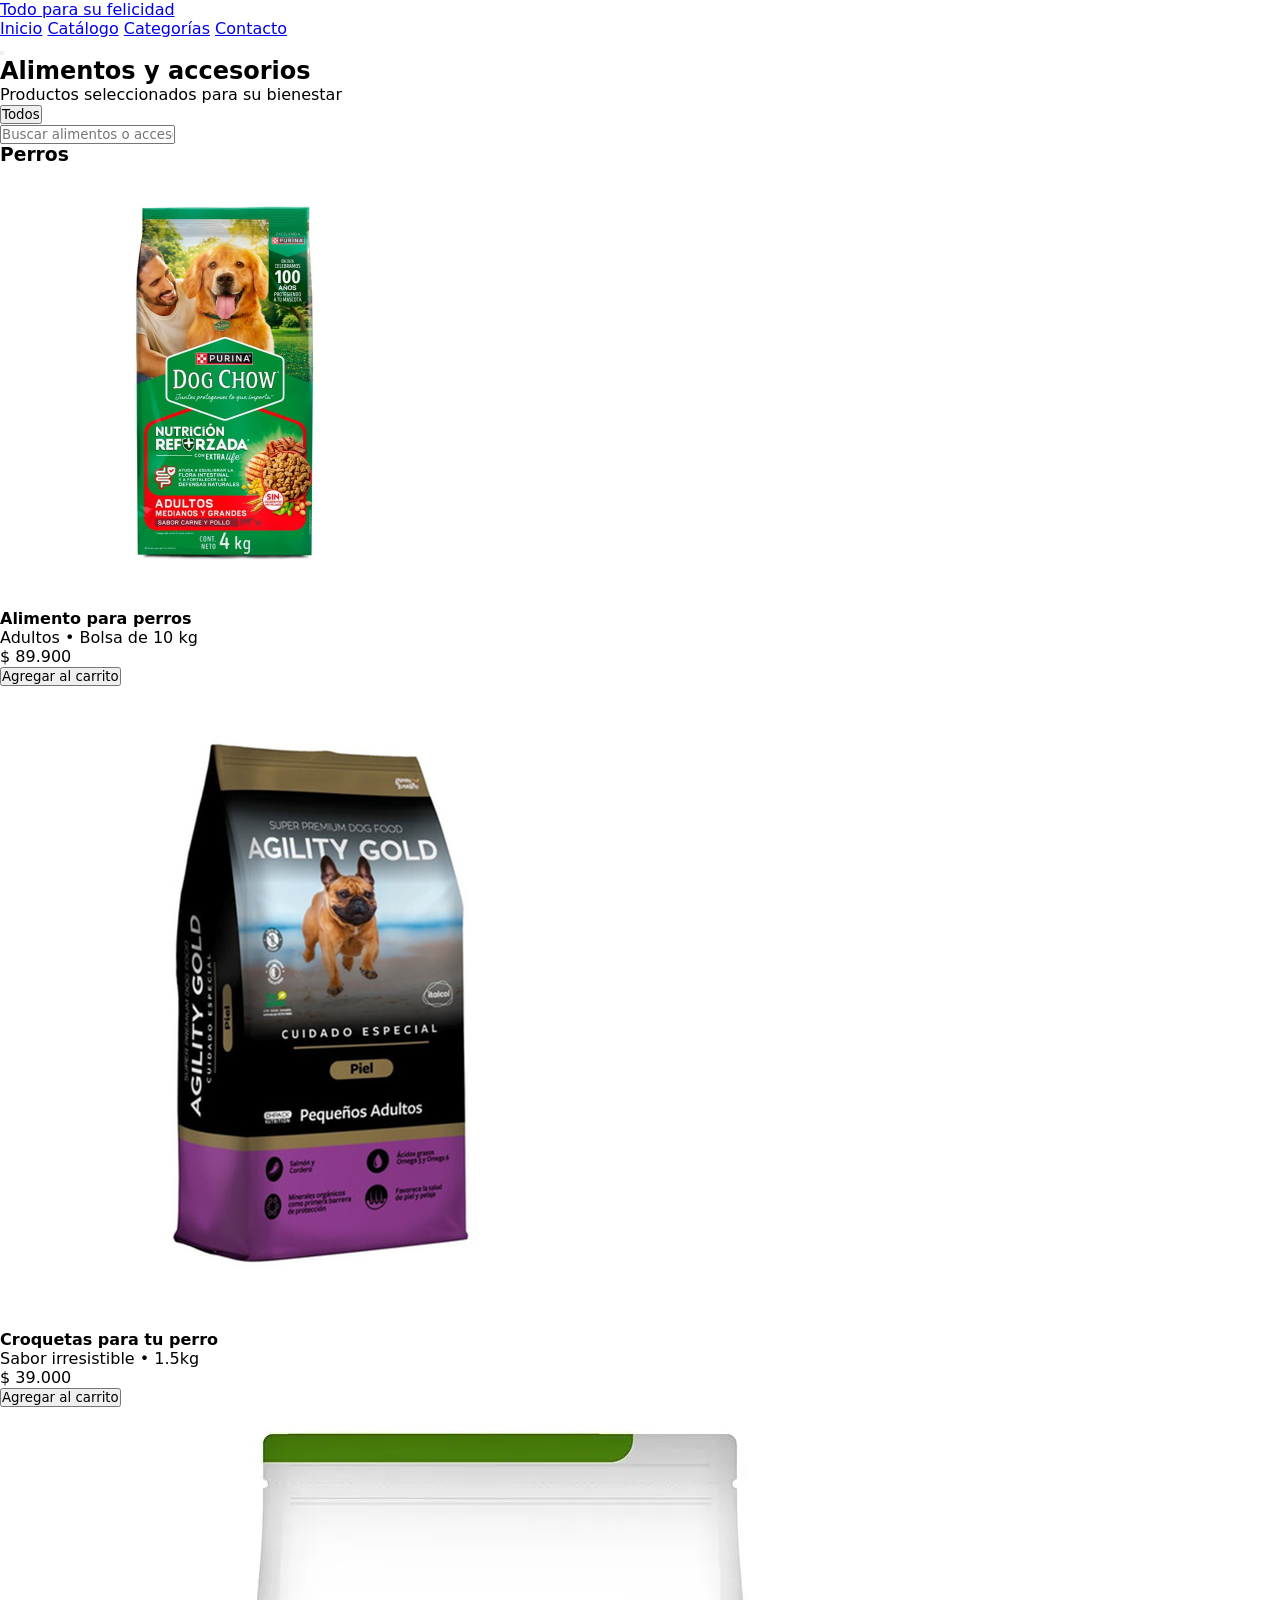
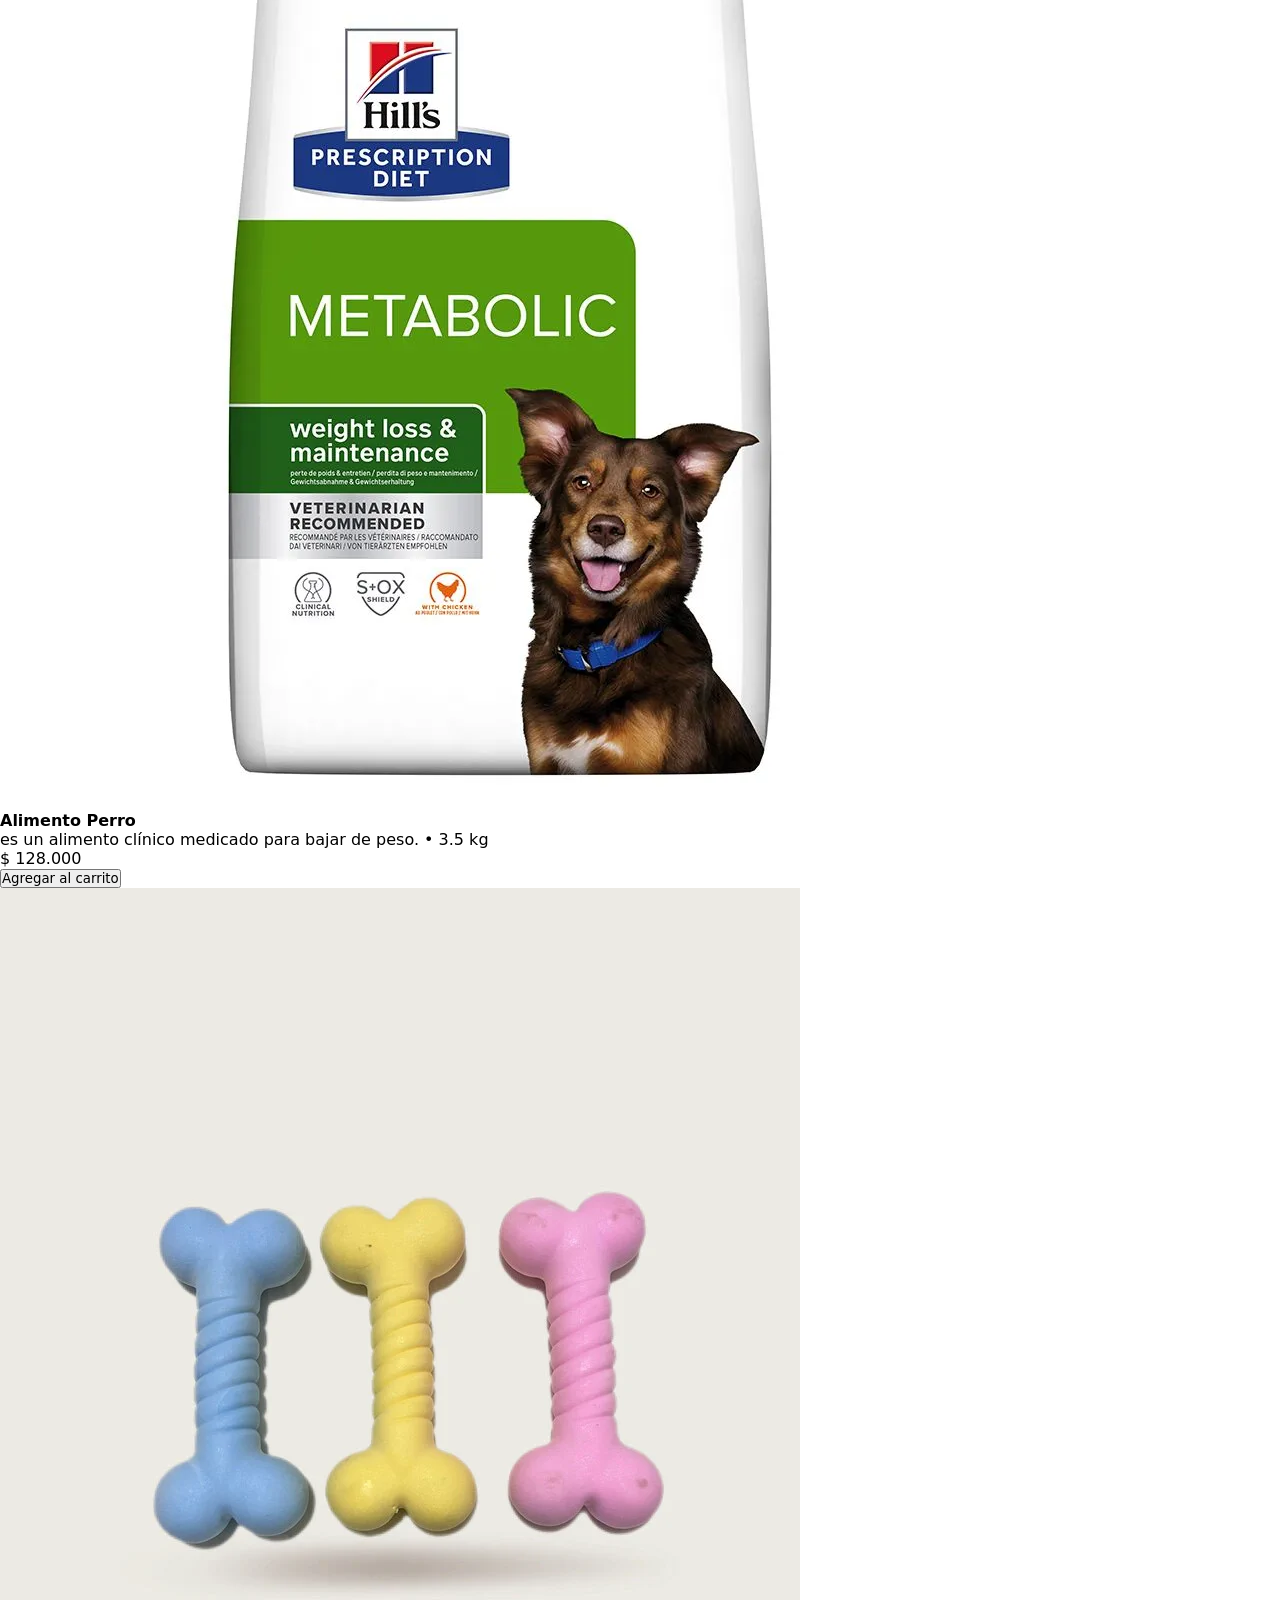
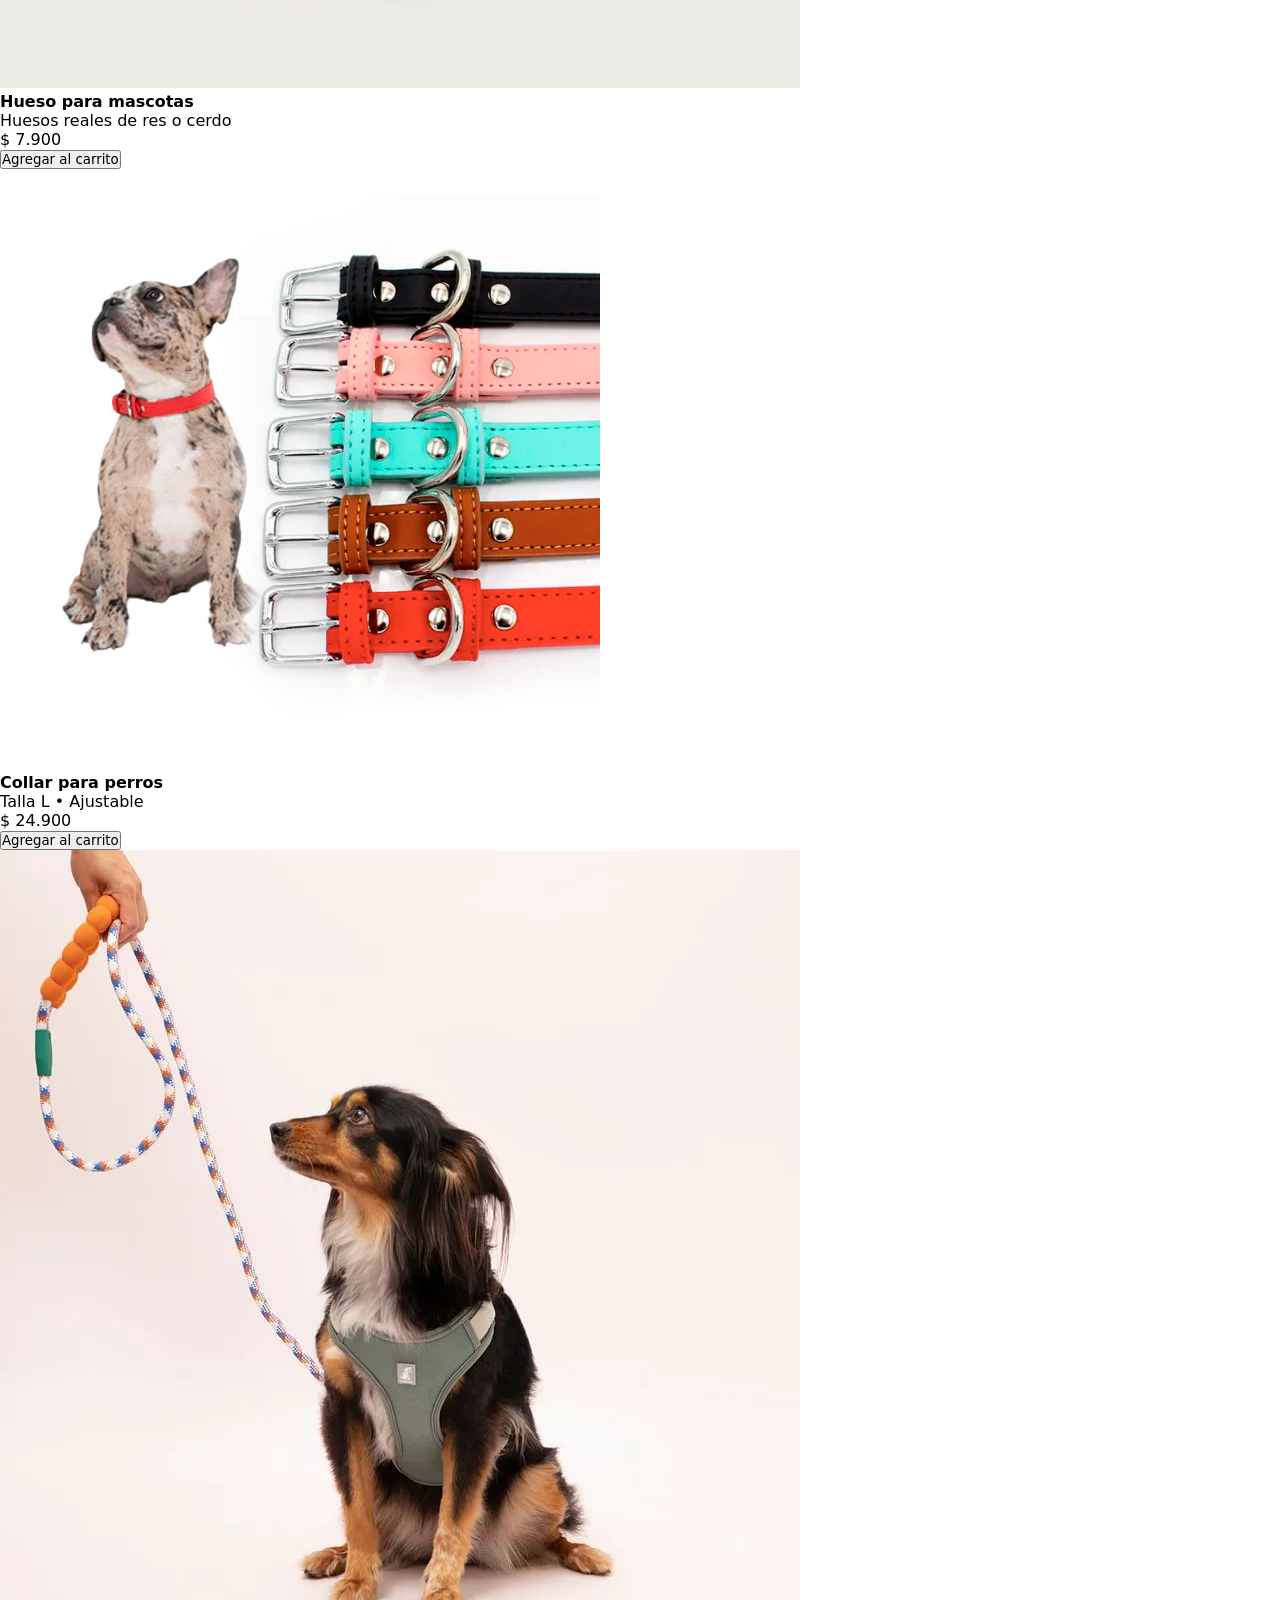
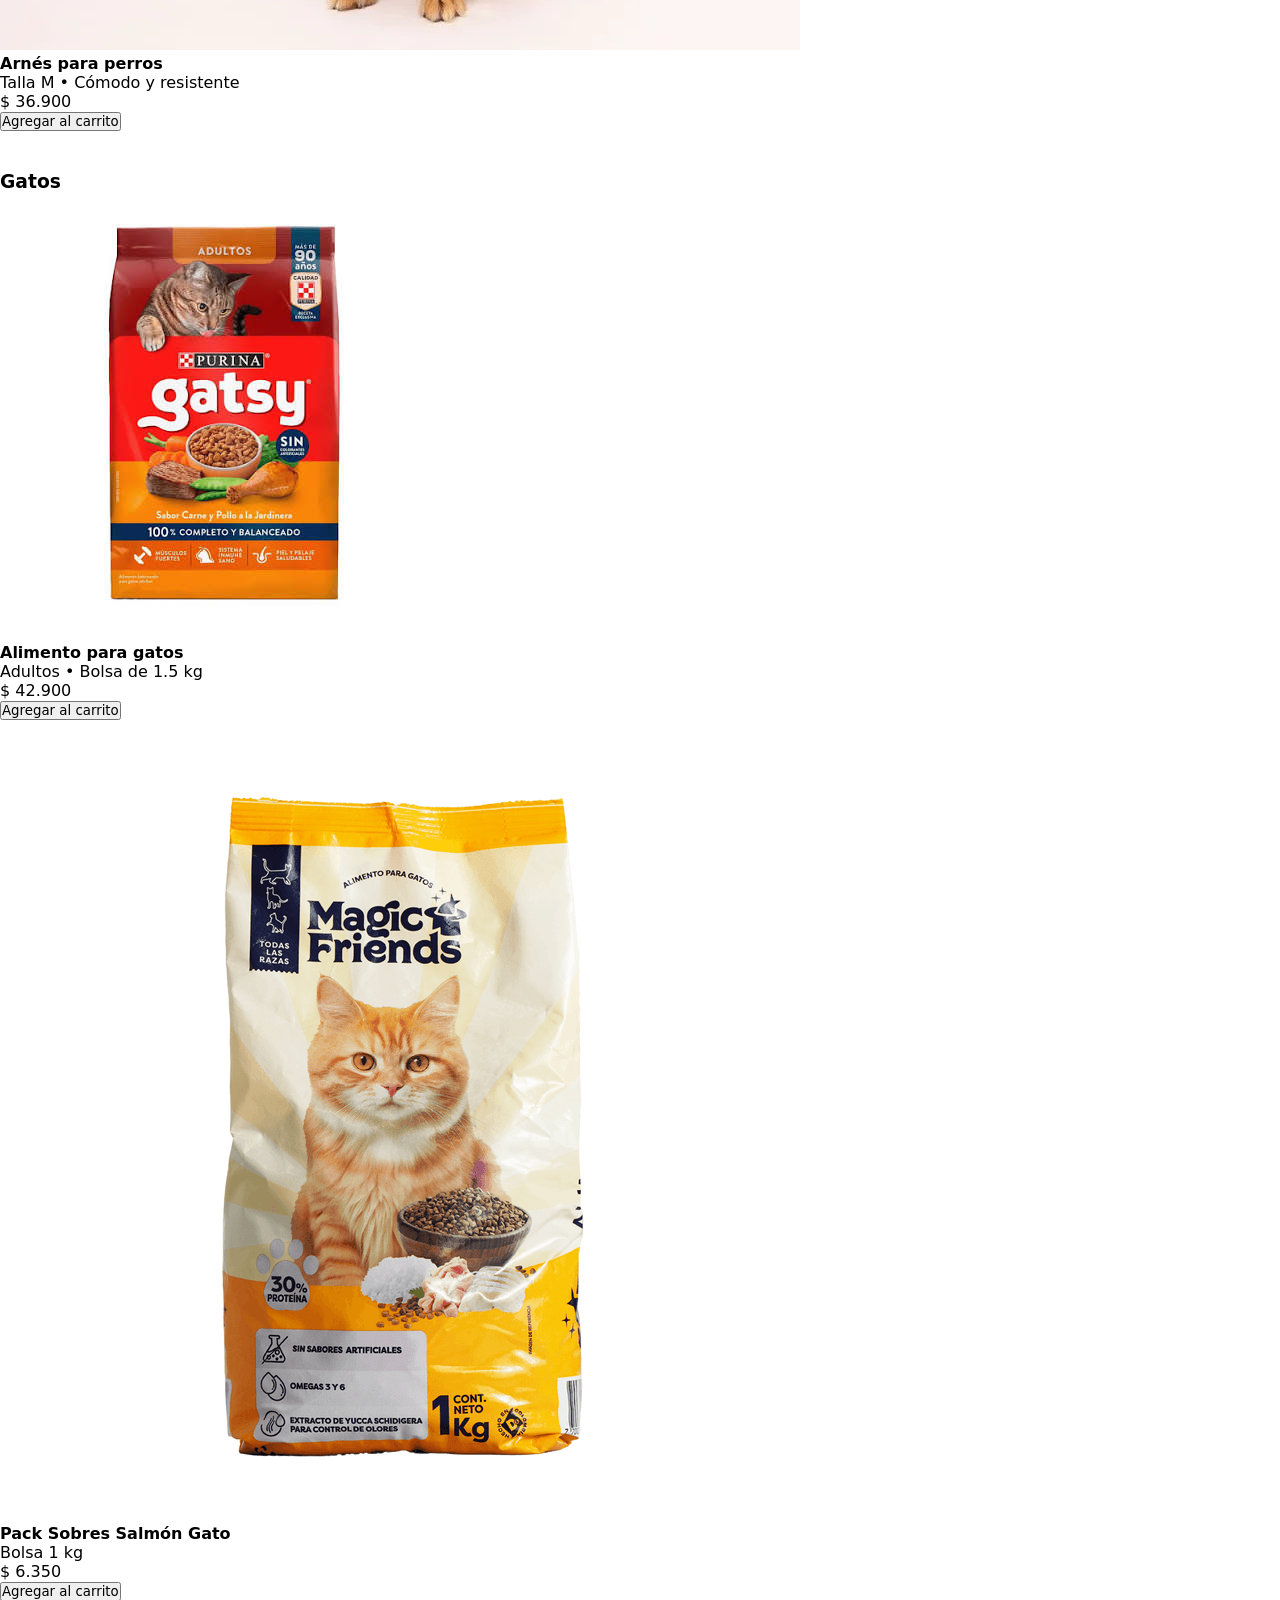
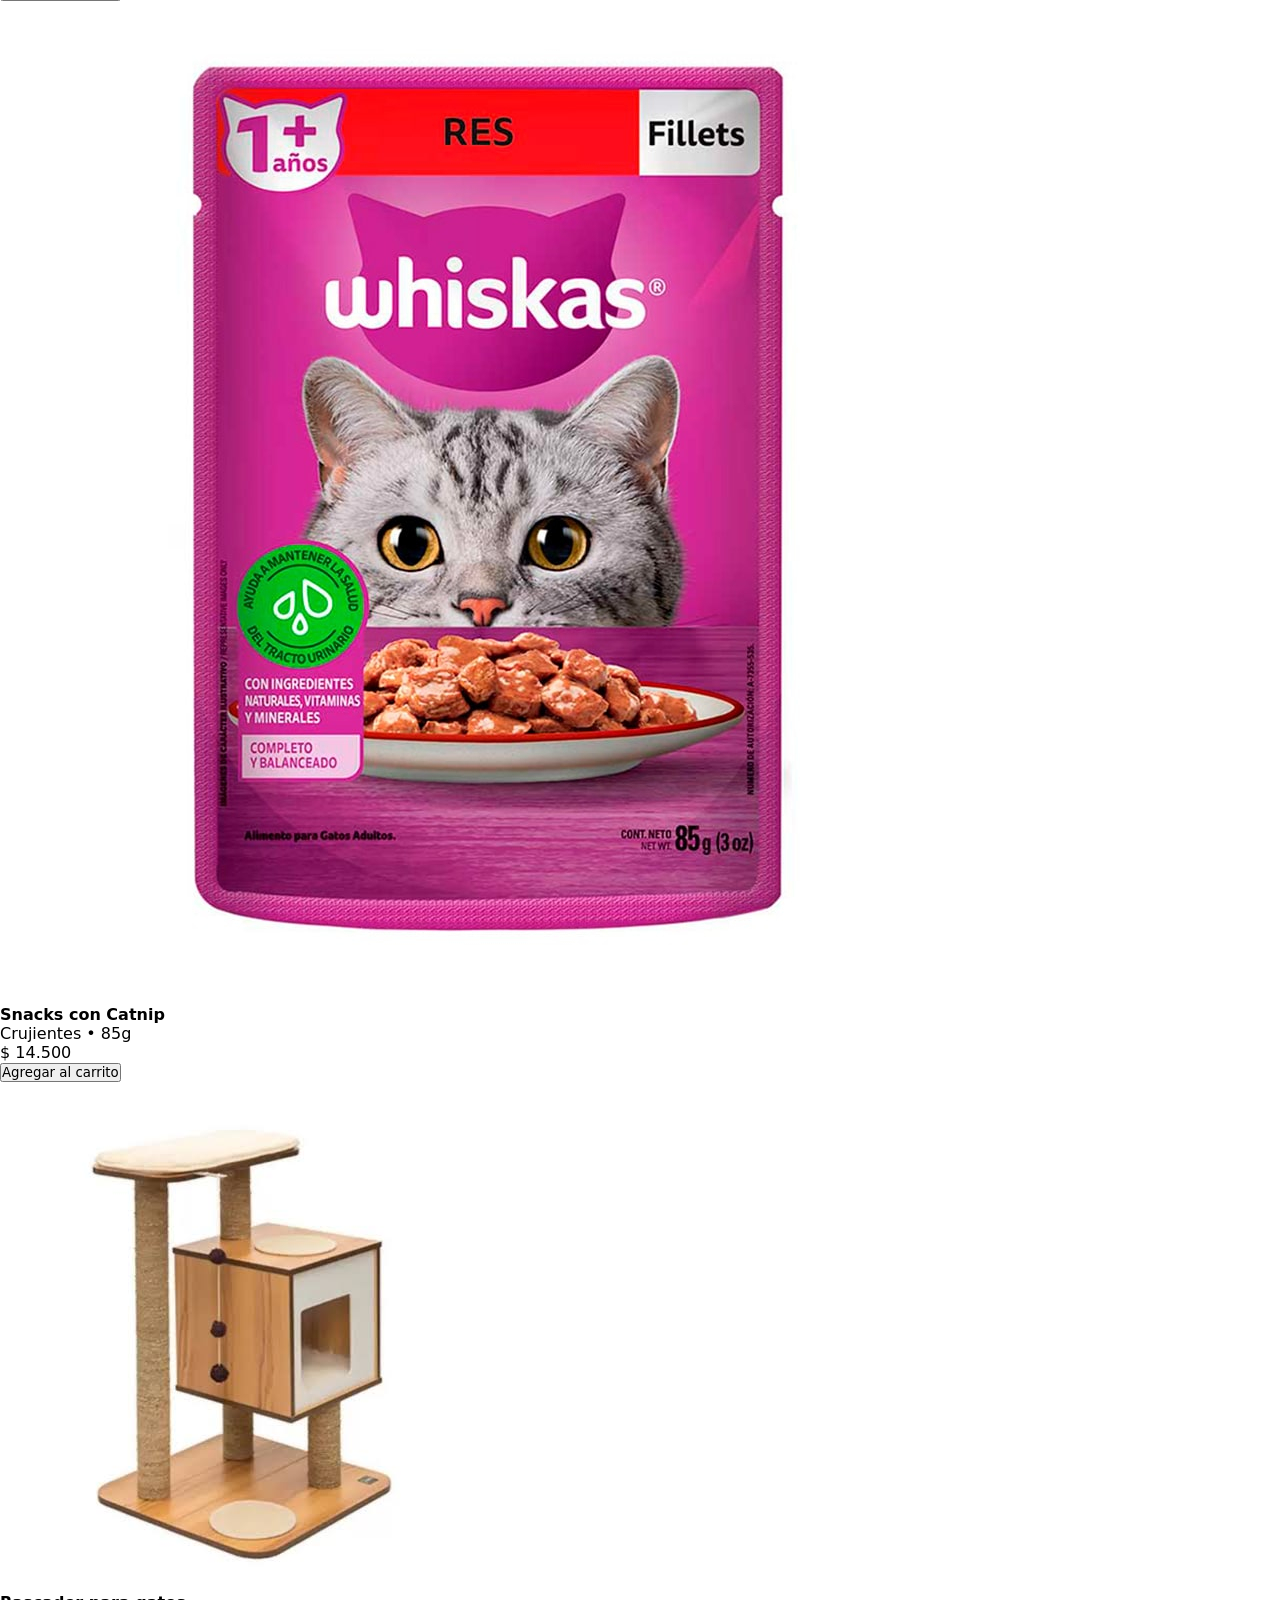
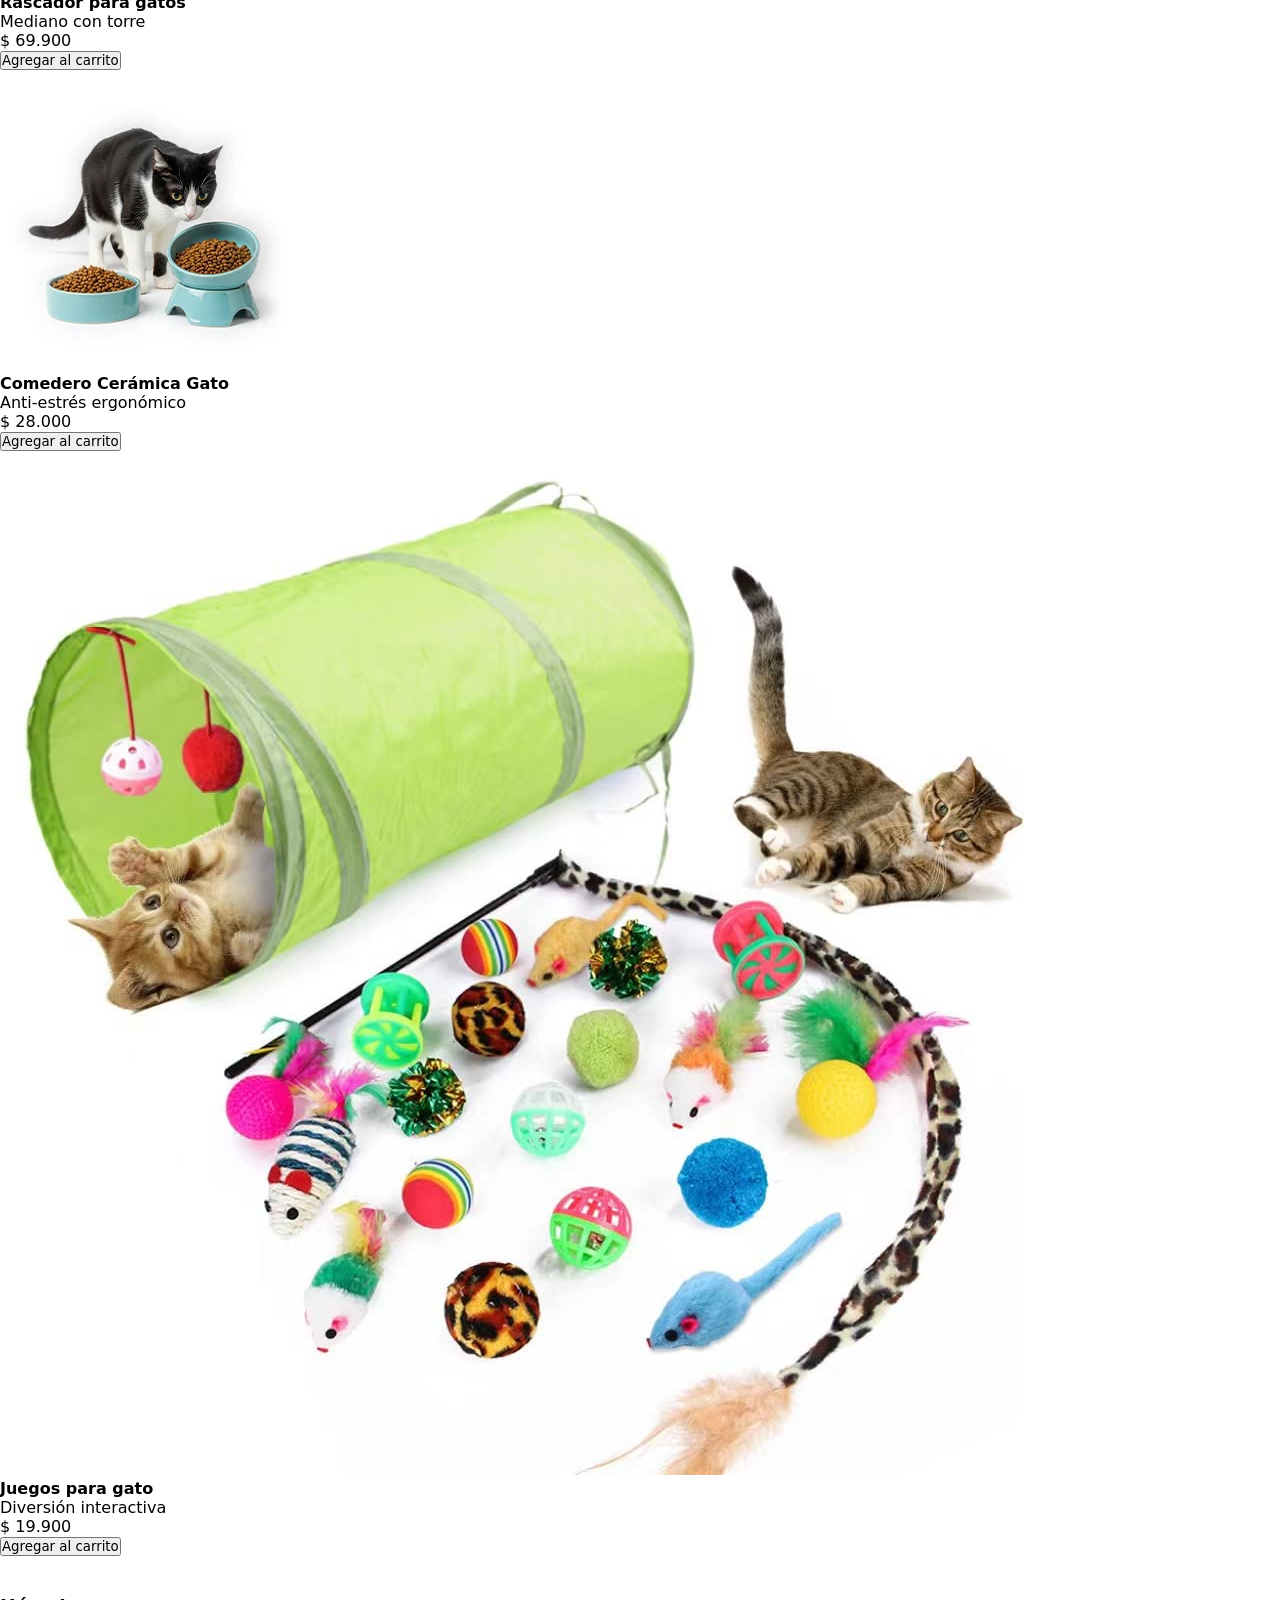
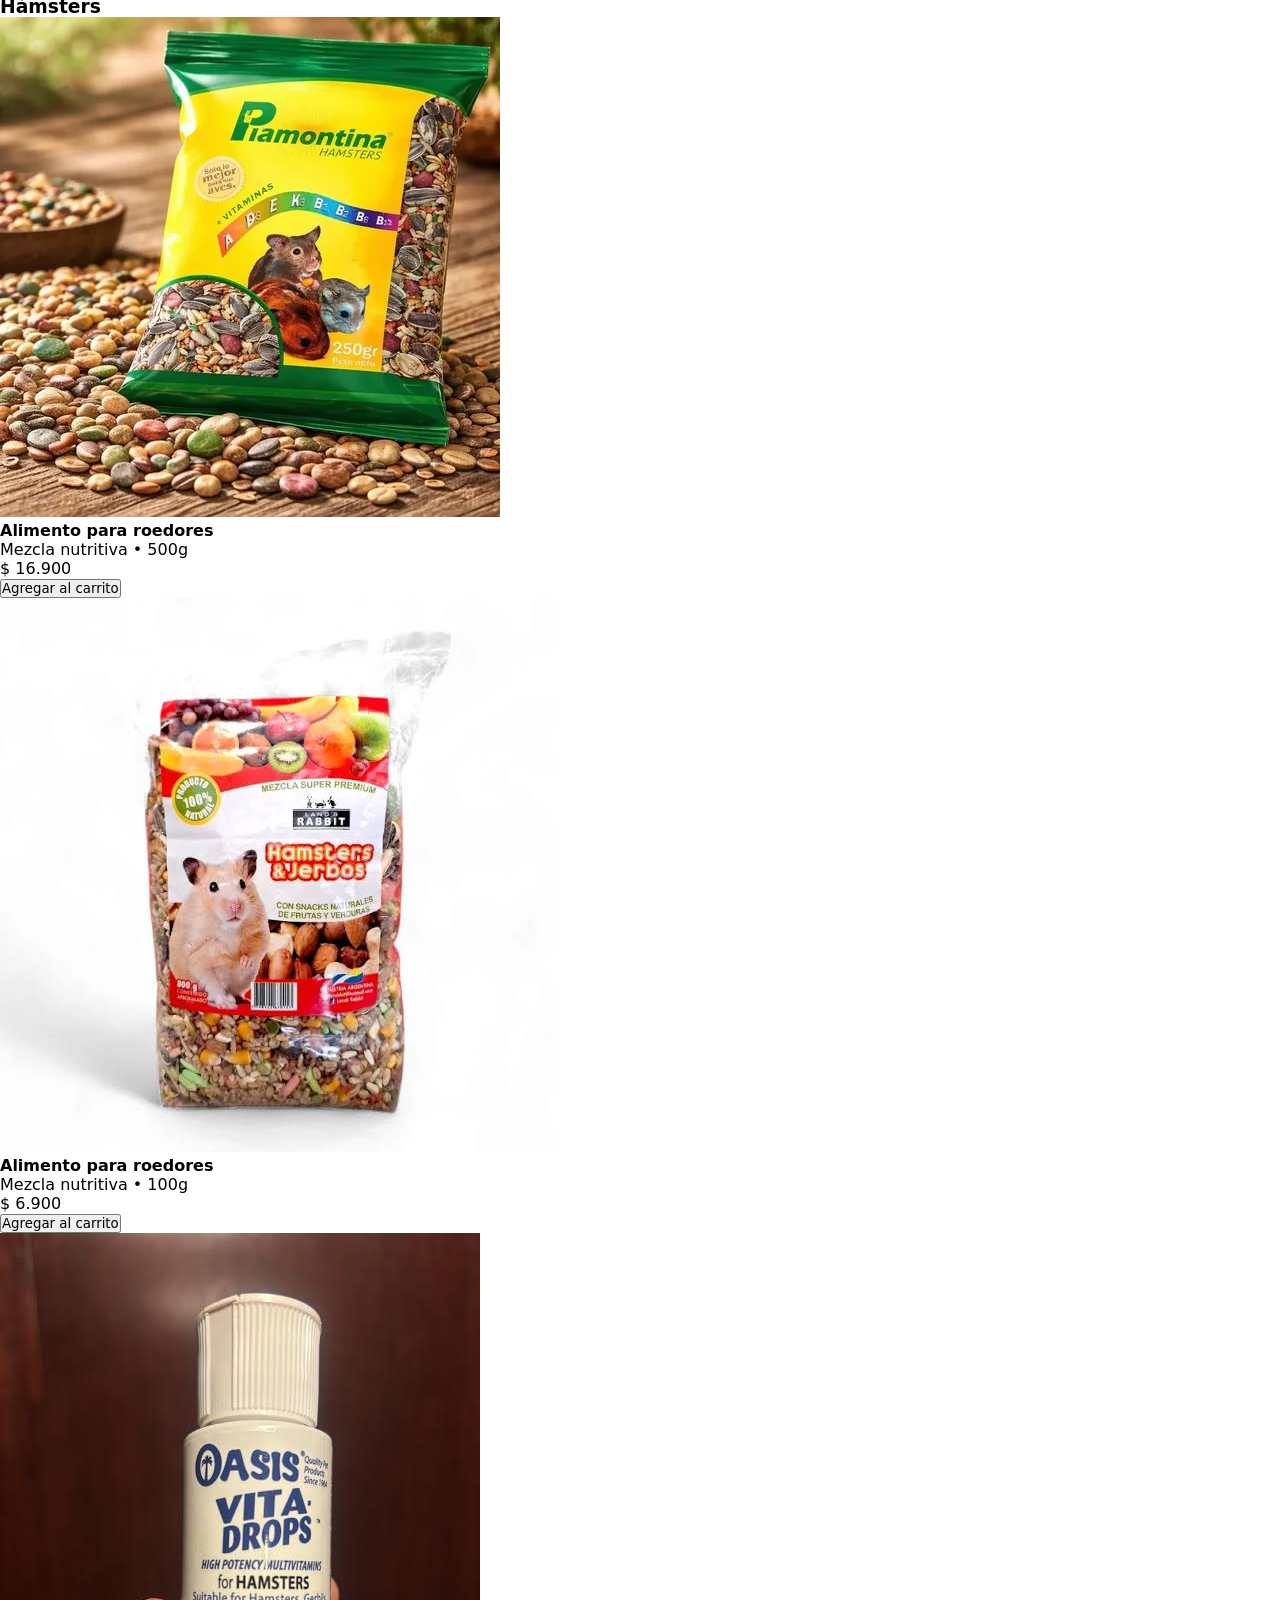
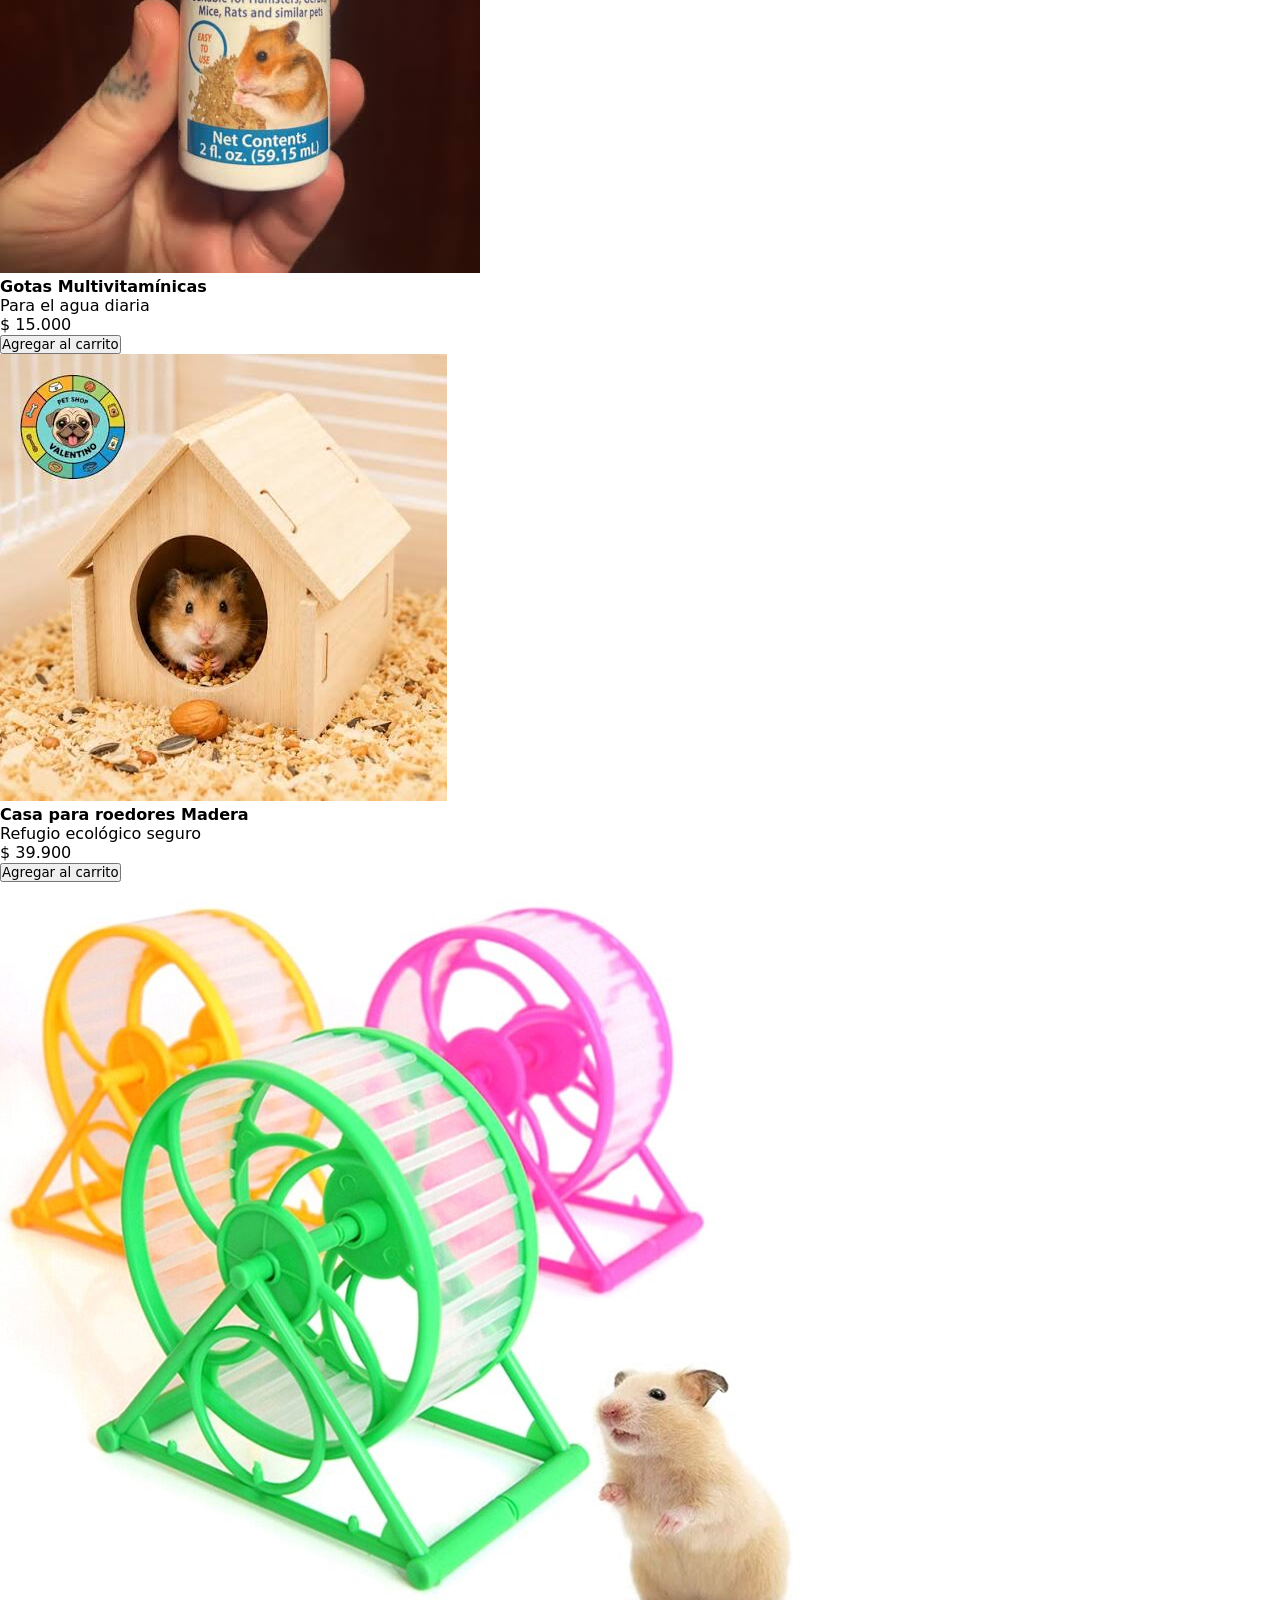
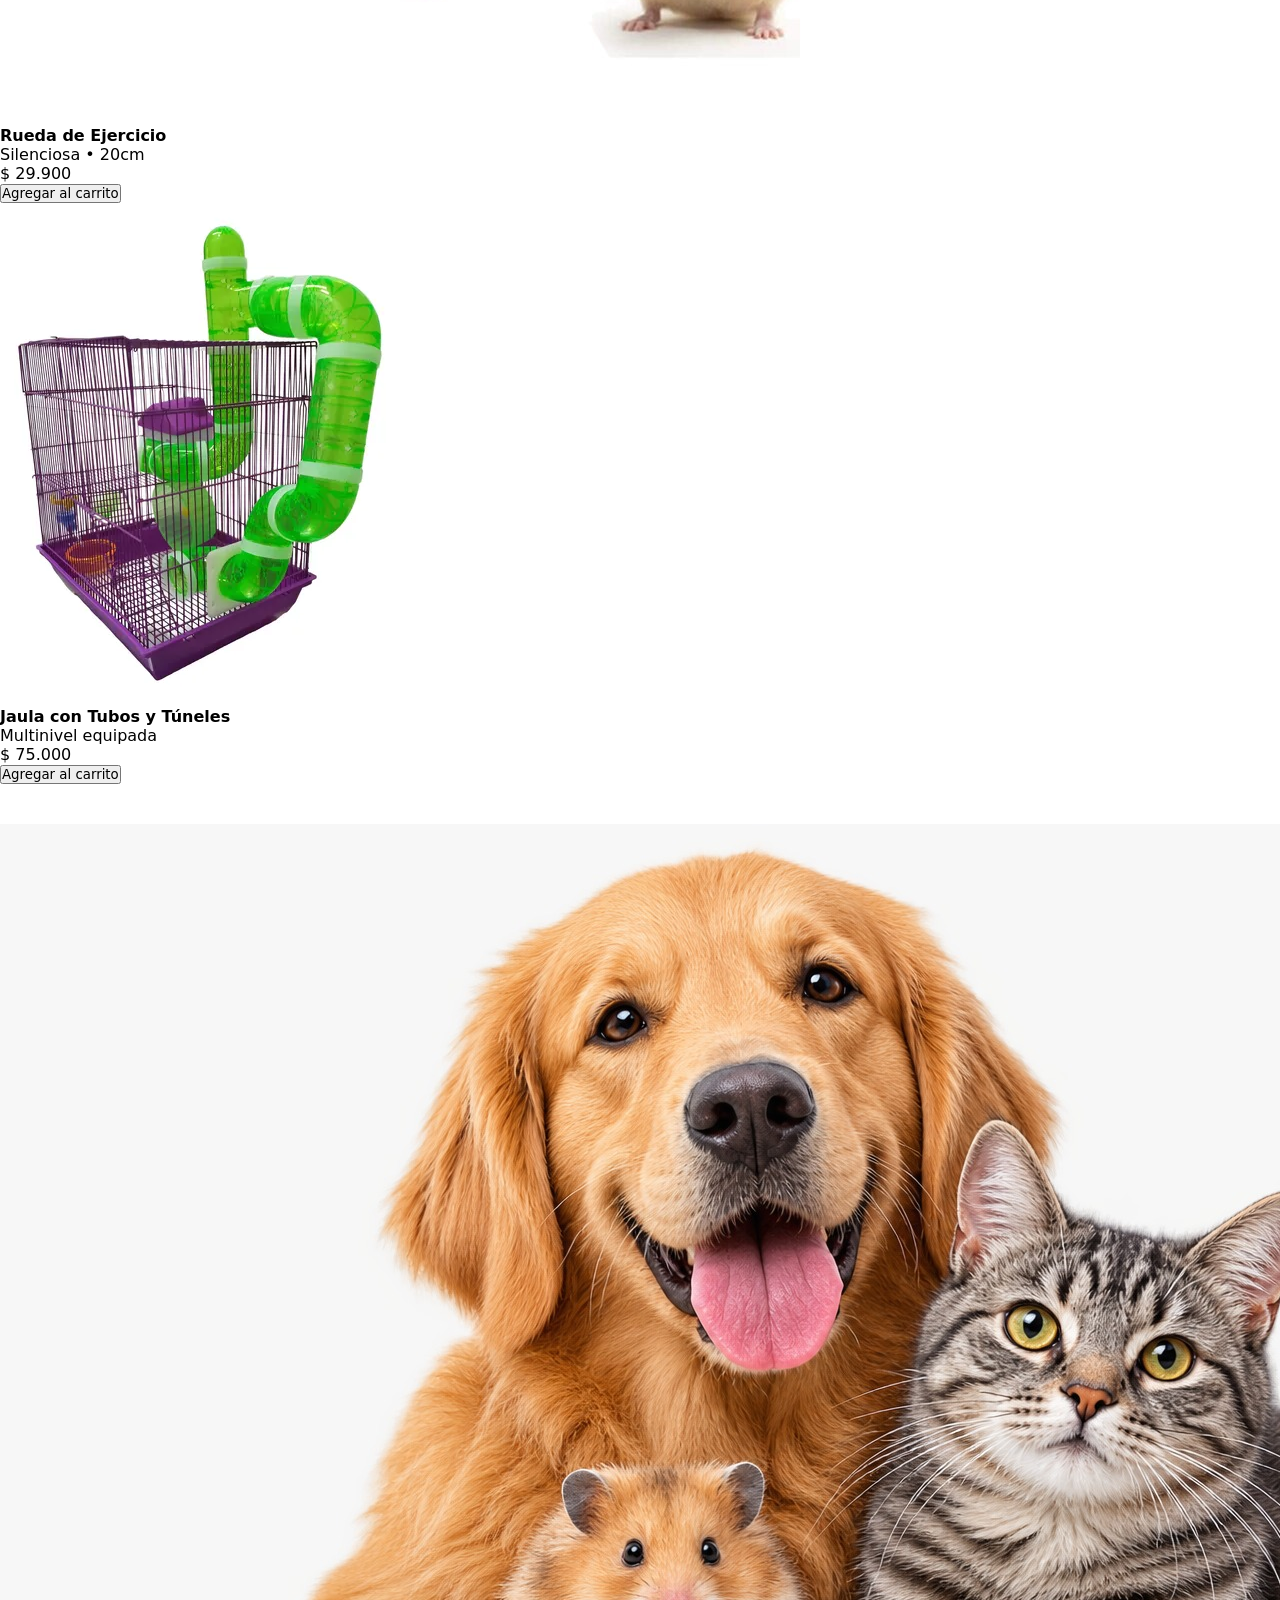
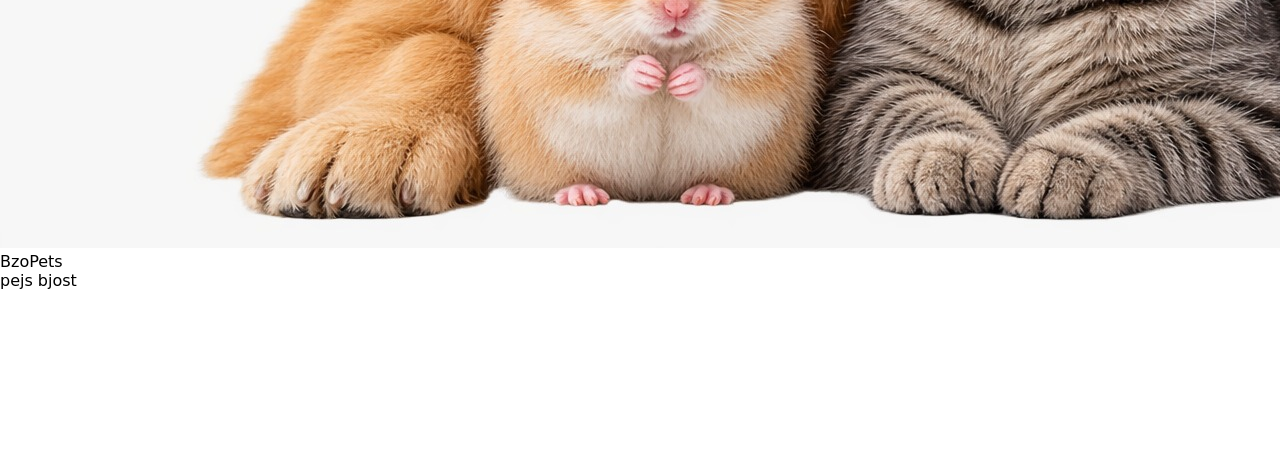
<file: index.html>
<!DOCTYPE html>
<html lang="es">
<head>
    <meta charset="UTF-8">
    <meta name="viewport" content="width=device-width, initial-scale=1.0">
    <title> Huellas  Pet shop - Tienda de Mascotas</title>
    <!-- FontAwesome para íconos -->
    <link rel="stylesheet" href="css/styles.css">
</head>
<body class="alimento-accesorios">

    <!-- Header Estilo Tienda Moderna -->
    <header class="navbar">
        <div class="nav-container">
            <a href="#" class="logo">
                <div class="logo-text">
                    <span class="brand-tagline">Todo para su felicidad </span>
                </div>
            </a>
            <nav class="nav-links">
                <a href="#inicio">Inicio</a>
                <a href="#catalogo">Catálogo</a>
                <a href="#categorias">Categorías</a>
                <a href="#contacto">Contacto</a>
            </nav>
            <div class="nav-actions">
                <button class="icon-btn"><i class="fa-solid fa-magnifying-glass"></i></button>
                  
                 
                </button>
            </div>
        </div>
    </header>

    <!-- Contenido Principal -->
    <main id="inicio" class="main-container">

        <!-- Título y Filtros Superiores -->
        <div class="catalog-header">
            <div class="title-area">
                <h2> Alimentos y accesorios</h2>
                <p>Productos seleccionados para su bienestar</p>
            </div>
            <!-- Filtros rápidos -->
            <div class="filter-buttons">
                <button class="filter-btn active" data-filter="all">Todos</button>
                
            </div>
        </div>

        <!-- Buscador -->
        <div class="search-bar-container">
            <i class="fa-solid fa-magnifying-glass"></i>
            <input type="text" placeholder="Buscar alimentos o accesorios...">
        </div>

        <!-- ================= SECCIÓN PERROS ================= -->
        <section id="perros" class="section-group">
            <h3 class="category-heading">Perros</h3>
            <div class="product-grid">
                
                <!-- Alimento 1 -->
                <div class="product-card" data-category="alimento">
                    <div class="card-img">
                        <img src="images/alimento perro dog chow.jpg" alt="Alimento Perros">
                    </div>
                    <h4>Alimento para perros</h4>
                    <p class="subtext">Adultos • Bolsa de 10 kg</p>
                    <p class="price">$ 89.900</p>
                    <button class="btn-cart">Agregar al carrito</button>
                </div>

                <!-- Alimento 2 -->
                <div class="product-card" data-category="alimento">
                    <div class="card-img">
                        <img src="images/perro agility-gold.png" alt="">
                    </div>
                    <h4>Croquetas para tu perro </h4>
                    <p class="subtext">Sabor irresistible • 1.5kg</p>
                    <p class="price">$ 39.000</p>
                     <button class="btn-cart">Agregar al carrito</button>

                </div>

                <!-- Alimento 3 -->
                <div class="product-card" data-category="alimento">
                    <div class="card-img">
                        <img src="images/perro-metabolic.webp" " alt="Alimentos perro">
                    </div>
                    <h4>Alimento  Perro</h4>
                    <p class="subtext">es un alimento clínico medicado para bajar de peso. • 3.5 kg</p>
                    <p class="price">$ 128.000</p>
                 <button class="btn-cart">Agregar al carrito</button>

                </div>

                <!-- Accesorio 1 -->
                <div class="product-card" data-category="accesorio">
                    <div class="card-img">
                        <img src="images/huessos perros-2.webp"hueso perro">
                    </div>
                    <h4>Hueso para mascotas</h4>
                    <p class="subtext">Huesos reales de res o cerdo </p>
                    <p class="price">$ 7.900</p>
                   <button class="btn-cart">Agregar al carrito</button>

                </div>

                <!-- Accesorio 2 -->
                <div class="product-card" data-category="accesorio">
                    <div class="card-img">
                        <img src="images/collar-perro.jpg" alt="Collar perro">
                    </div>
                    <h4>Collar para perros</h4>
                    <p class="subtext">Talla L • Ajustable</p>
                    <p class="price">$ 24.900</p>
                   <button class="btn-cart">Agregar al carrito</button>
            </div>

                <!-- Accesorio 3 -->
                <div class="product-card" data-category="accesorio">
                    <div class="card-img">
                        <img src="images/arnes-perro.webp" alt="Arnés perro">
                    </div>
                    <h4>Arnés para perros</h4>
                    <p class="subtext">Talla M • Cómodo y resistente</p>
                    <p class="price">$ 36.900</p>
                    <button class="btn-cart">Agregar al carrito</button>

                </div>

            
                </div>
        </section>



        <!-- ================= SECCIÓN GATOS ================= -->
        <section id="gatos" class="section-group">
            <h3 class="category-heading">Gatos</h3>
            <div class="product-grid">
                
                <!-- Alimento 1 -->
                <div class="product-card" data-category="alimento">
                    <div class="card-img">
                        <img src="images/gato-gatsy.jpg" alt="Alimento gatos">
                    </div>
                    <h4>Alimento para gatos</h4>
                    <p class="subtext">Adultos • Bolsa de 1.5 kg</p>
                    <p class="price">$ 42.900</p>
                  <button class="btn-cart">Agregar al carrito</button>

                </div>

                <!-- Alimento 2 -->
                <div class="product-card" data-category="alimento">
                    <div class="card-img">
                        <img src="images/gato-magic.png" alt="Sobres gato">
                    </div>
                    <h4>Pack Sobres Salmón Gato</h4>
                    <p class="subtext">Bolsa 1 kg </p>
                    <p class="price">$ 6.350</p>
                    <button class="btn-cart">Agregar al carrito</button>

                </div>

                <!-- Alimento 3 -->
                <div class="product-card" data-category="alimento">
                    <div class="card-img">
                        <img src="images/gato-whiskas.jpg"Snacks gato">
                    </div>
                    <h4>Snacks con Catnip</h4>
                    <p class="subtext">Crujientes • 85g</p>
                    <p class="price">$ 14.500</p>
                     <button class="btn-cart">Agregar al carrito</button>

                </div>

                <!-- Accesorio 1 -->
                <div class="product-card" data-category="accesorio">
                    <div class="card-img">
                        <img src="images/rascador.jpg" alt="Rascador gato">
                    </div>
                    <h4>Rascador para gatos</h4>
                    <p class="subtext">Mediano con torre</p>
                    <p class="price">$ 69.900</p>
                    <button class="btn-cart">Agregar al carrito</button>

                </div>

                <!-- Accesorio 2 -->
                <div class="product-card" data-category="accesorio">
                    <div class="card-img">
                        <img src="images/coca-gato.webp" alt="Comedero gato">
                    </div>
                    <h4>Comedero Cerámica Gato</h4>
                    <p class="subtext">Anti-estrés ergonómico</p>
                    <p class="price">$ 28.000</p>
                  <button class="btn-cart">Agregar al carrito</button>

                </div>

                <!-- Accesorio 3 -->
                <div class="product-card" data-category="accesorio">
                    <div class="card-img">
                        <img src="images/juego-gato.jpg" alt="Juguete varita">
                    </div>
                    <h4>Juegos para gato </h4>
                    <p class="subtext">Diversión interactiva</p>
                    <p class="price">$ 19.900</p>
                    <button class="btn-cart">Agregar al carrito</button>

                </div>

            </div>
        </section>

        <!-- ================= SECCIÓN HÁMSTERS ================= -->
        <section id="hamsters" class="section-group">
            <h3 class="category-heading">Hámsters</h3>
            <div class="product-grid">
                
                <!-- Alimento 1 -->
                <div class="product-card" data-category="alimento">
                    <div class="card-img">
                        <img src="images/hamster-piamonttina.webp" alt="Semillas hamster">
                    </div>
                    <h4>Alimento para roedores</h4>
                    <p class="subtext">Mezcla nutritiva • 500g</p>
                    <p class="price">$ 16.900</p>
                   <button class="btn-cart">Agregar al carrito</button>

                </div>

                <!-- Alimento 2 -->
             <div class="product-card" data-category="alimento">
                    <div class="card-img">
                        <img src="images/2ham.jpg" alt="Semillas hamster">
                    </div>
                    <h4>Alimento para roedores</h4>
                    <p class="subtext">Mezcla nutritiva • 100g</p>
                    <p class="price">$ 6.900</p>
                   <button class="btn-cart">Agregar al carrito</button>

                </div>

                <!-- Alimento 3 -->
                <div class="product-card" data-category="alimento">
                    <div class="card-img">
                        <img src="images/gotas.jpg" alt="Vitaminas hamster">
                    </div>
                    <h4>Gotas Multivitamínicas</h4>
                    <p class="subtext">Para el agua diaria</p>
                    <p class="price">$ 15.000</p>
                   <button class="btn-cart">Agregar al carrito</button>

                </div>

                <!-- Accesorio 1 -->
                <div class="product-card" data-category="accesorio">
                    <div class="card-img">
                        <img src="images/casa madera.jpg" alt="Casa madera">
                    </div>
                    <h4>Casa para roedores Madera</h4>
                    <p class="subtext">Refugio ecológico seguro</p>
                    <p class="price">$ 39.900</p>
                    <button class="btn-cart">Agregar al carrito</button>

                </div>

                <!-- Accesorio 2 -->
                <div class="product-card" data-category="accesorio">
                    <div class="card-img">
                        <img src="images/rueda de ejercicio.jpg" alt="Rueda hamster">
                    </div>
                    <h4>Rueda de Ejercicio</h4>
                    <p class="subtext">Silenciosa • 20cm</p>
                    <p class="price">$ 29.900</p>
                  <button class="btn-cart">Agregar al carrito</button>

                </div>

                <!-- Accesorio 3 -->
                <div class="product-card" data-category="accesorio">
                    <div class="card-img">
                        <img src="images/jaula.webp" alt="Jaula hamster">
                    </div>
                    <h4>Jaula con Tubos y Túneles</h4>
                    <p class="subtext">Multinivel equipada</p>
                    <p class="price">$ 75.000</p>
                     <button class="btn-cart">Agregar al carrito</button>

                </div>

            </div>
        </section>

    </main>
                                                                                      
             <div class="footer">
          <div class="texto_foto_r">
             <img src="images/footer.jpeg"  class="foto_left"   alt="Usabilidad" >
             <div class="titulo_3">
                <span class="letra_for">BzoPets</span>
                <span class="letra_fur">pejs bjost</span>
             </div>
               <div class="columnas_texto">
                  <h1 style="color: white;">Navegacion</h1>
                  <p><a href="" style="color: white;">alimentos y accesorios</a></p>
                  <p><a href="" style="color: white;">mascotas</a></p>
                  <p><a href="" style="color: white;">Tarjetas de productos</a></p>
                  <h1 style="color: white;">Informacion</h1>
                  <p><a href="" style="color: white;">Horarios</a></p>
                  <p><a href=""style="color: white;">Shop now</a></p>
               </div>
            </div>
      </div>
  </div>
</body>
</html>
</file>
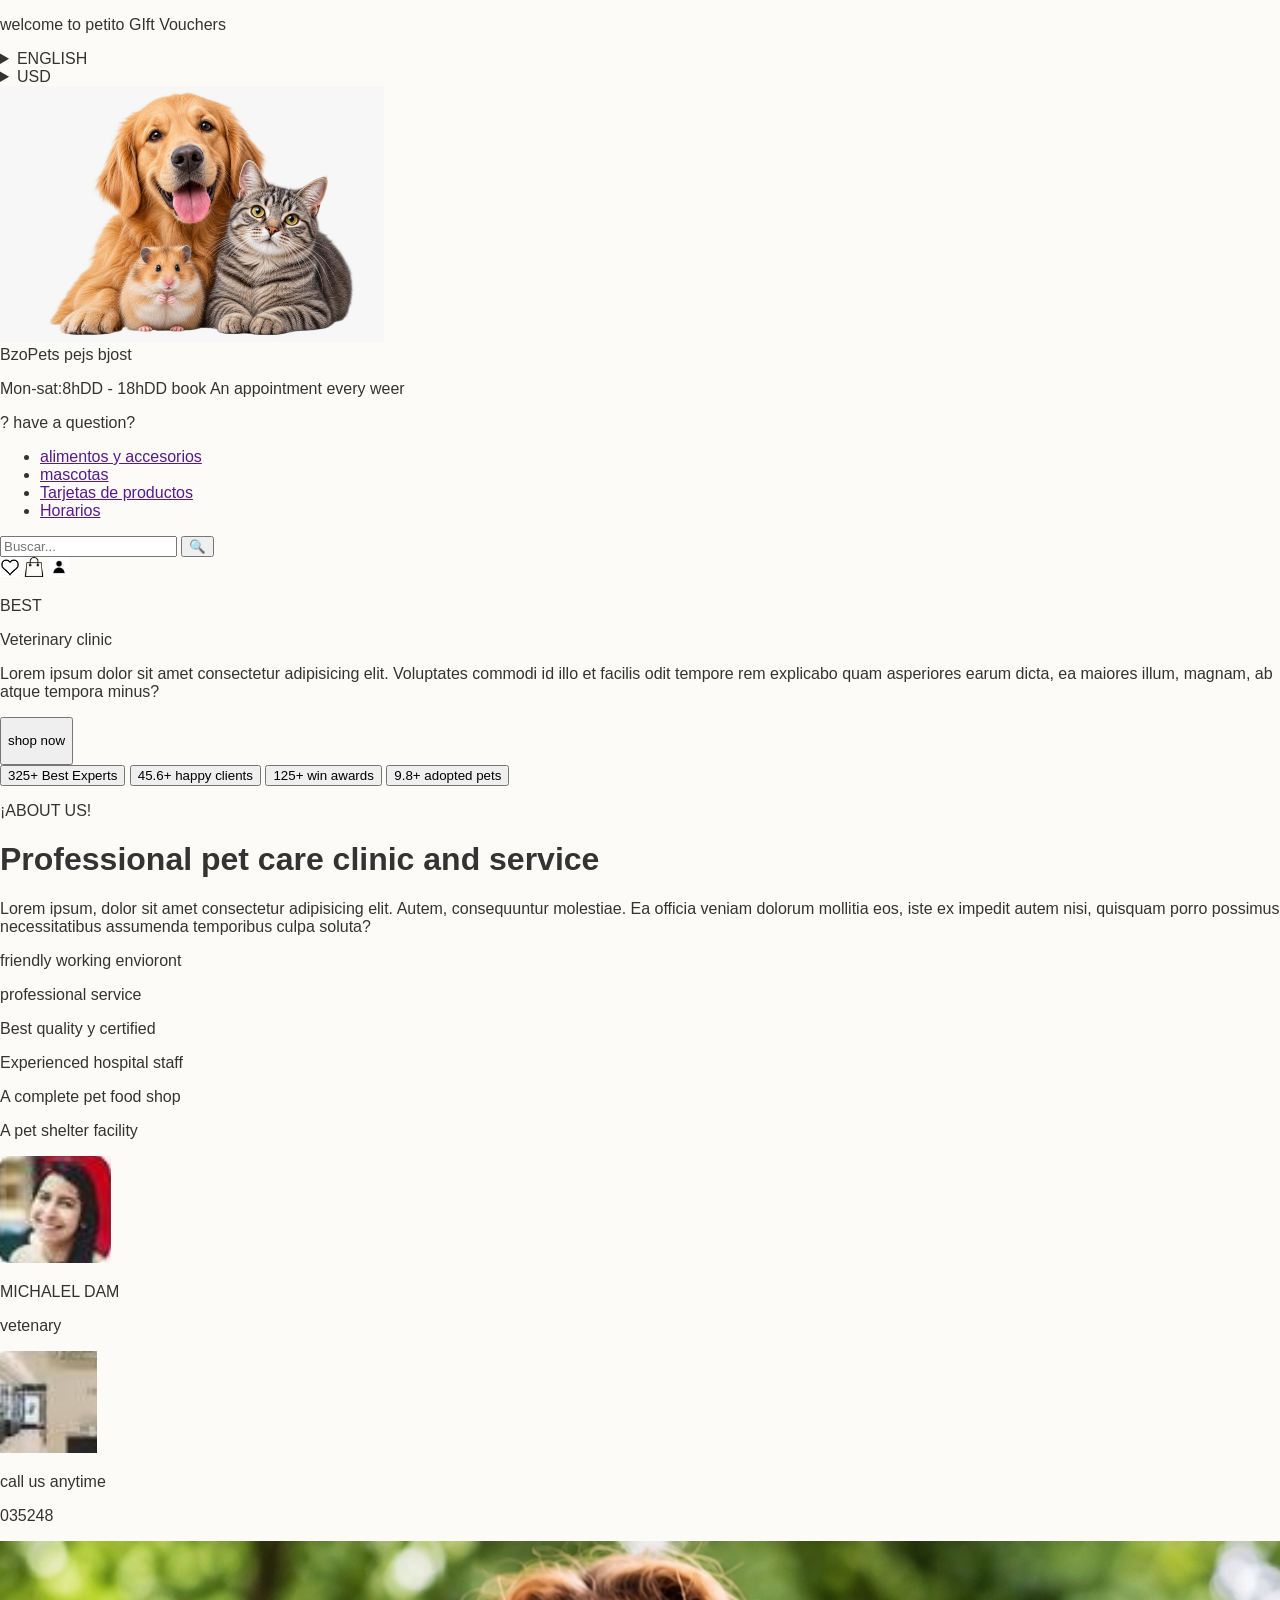
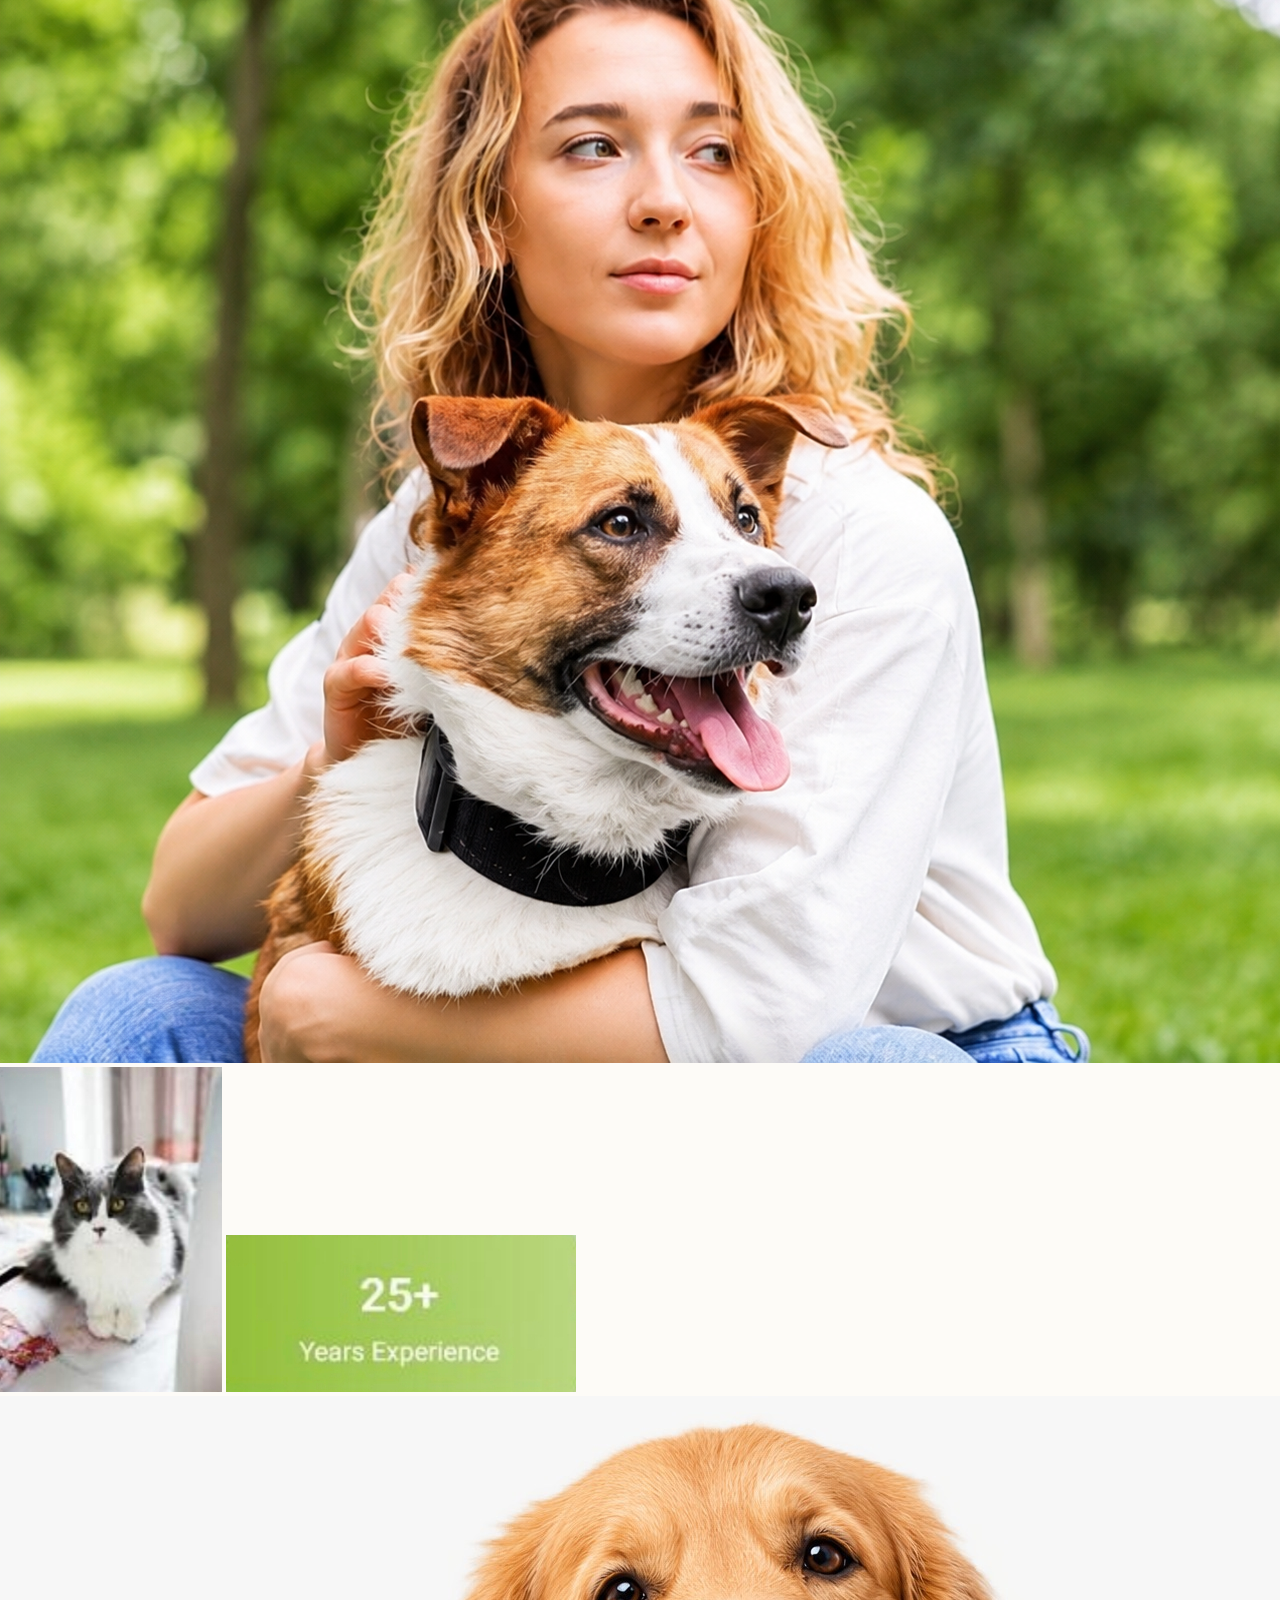
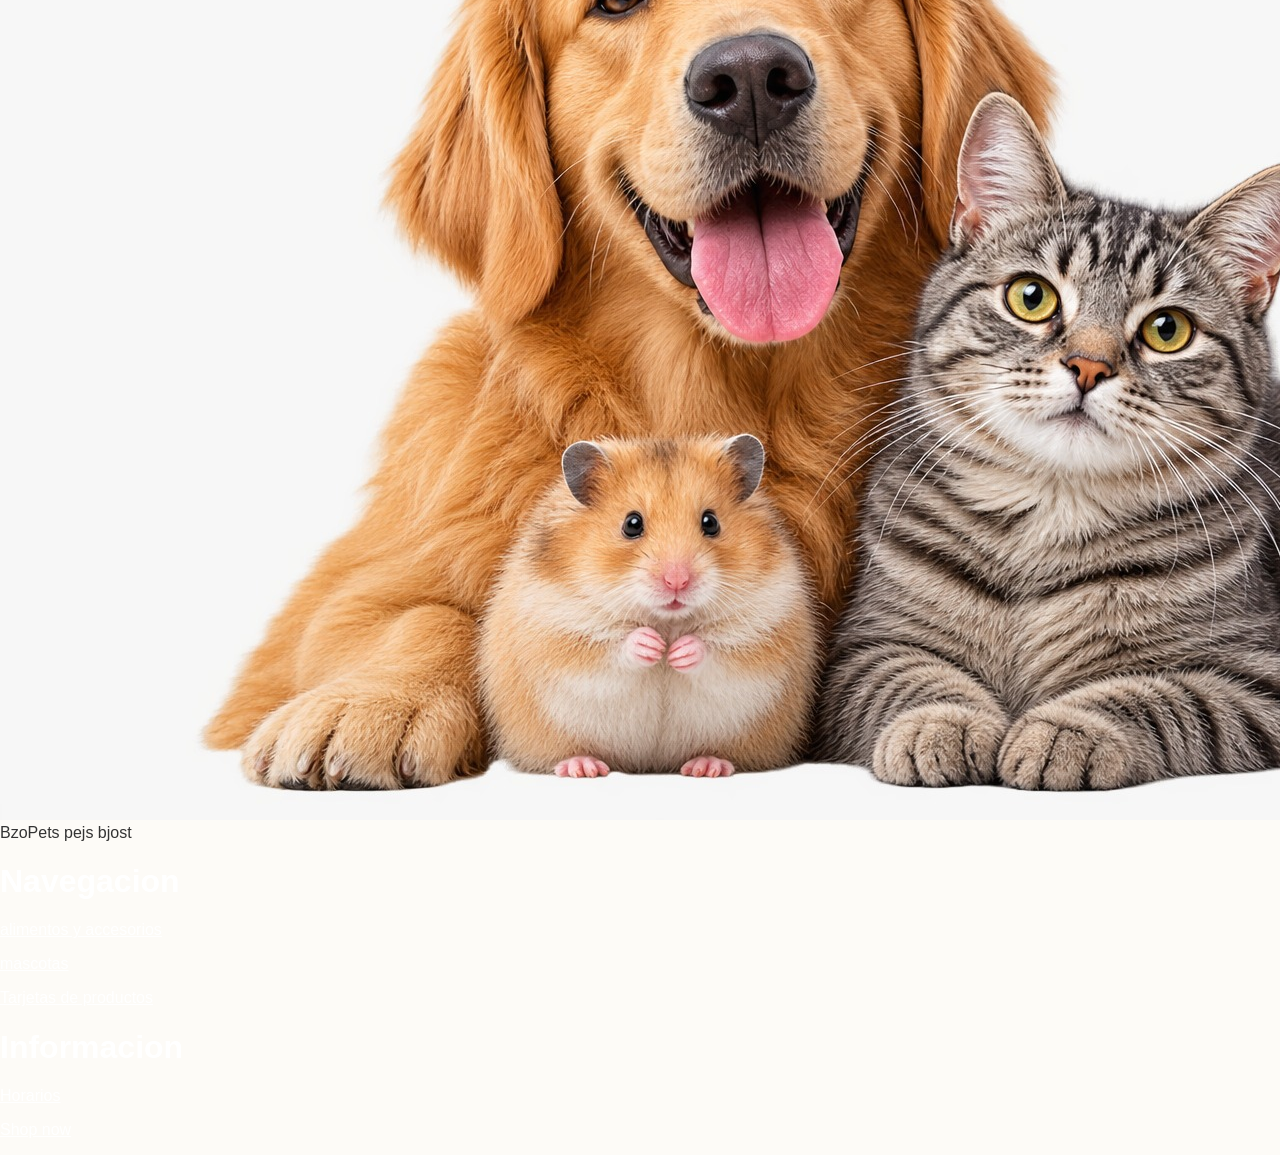
<file: Barra principal.html>
<!DOCTYPE html>
<html lang="es">
<head>
    <meta charset="UTF-8">
    <meta name="viewport" content="width=device-width, initial-scale=1.0">
    <title>pagina principal</title>
    <link rel="stylesheet" href="css/style.css" type="text/css"/>
</head>
<body>
      <div class="body">
        
        <div class="principal_fondo_1">
          <p class="principal_letra_1">welcome to petito       GIft Vouchers</p>
           <div class="principal_barra"> 
               <details class="principal_opciones">
                  <summary>ENGLISH</summary>
                     <ul>
                       <li>Espanol</li>
                     </ul>
              </details>
              <details class="principal_opciones">
                <summary>USD</summary>
                   <UL>
                     <li>peso</li>
                   </UL>
              </details>
           </div> 
        </div>
         
      </div>
    
     <div class="body">
        <div class="principal_fondo_2">
            
         <div class="principal_texto_foto">
            <img src="images/WhatsApp Image 2026-10-27 at 3.07.59 PM.jpeg"  class="principal_foto"   alt="Usabilidad" width="30%">
             <div class="principal_titulo">
                <span class="linea1">BzoPets</span>
                <span class="linea2">pejs bjost</span>
             </div>
             <p class="principal_center">Mon-sat:8hDD - 18hDD                                                book An appointment every weer</p>
             <p class="principal_letra_2">? have a question?</p>
         </div>
             
        </div>
      </div>
  <div class="body">
      <div class="principal_fondo_1">
         <nav class="principal_nav">
           <ul class="principal_lista">
             <li><a href="">alimentos y accesorios</a></li>
             <li><a href="">mascotas</a></li>
             <li><a href="">Tarjetas de productos</a></li>
             <li><a href="">Horarios</a></li>
           </ul>
            <form class="principal_buscador" action="/buscar" method="get">
             <input type="search" name="q" placeholder="Buscar...">
             <button type="submit" aria-label="Buscar">🔍</button>
           </form>
            <img  class="principal_imagen" src="images/hearts.jpg" alt="Usabilidad" width="20" >
            <img  class="principal_imagen" src="images/687259.png" alt="Usabilidad" width="20">
            <img  class="principal_imagen" src="images/icono-usuario-establece-perfil-social-simbolo.avif" alt="Usabilidad" width="20">
         </nav>
      </div>
  </div>
    
 <div class="body">
      <div class="principal_fondo_3">
         <div class="principal_titulo_2">
            <p class="parrafo_1">BEST</p>
            <p class="parrafo_2">Veterinary clinic</p>
            <p class="parrafo_3">Lorem ipsum dolor sit amet consectetur adipisicing elit. Voluptates commodi id illo et facilis odit tempore rem explicabo quam asperiores earum dicta, ea maiores illum, magnam, ab atque tempora minus?</p>
            
            <div class="principal_grupo_4">
               <button class="principal_boton">
                  <p class="parrafo_4">shop now</p>
               </button>
             </div>
            <div class="principal_fila">
              
             <button class="principal_boton_1">
                <span class="linea_1">325+</span>
                <span class="linea_2">Best Experts</span>
             </button>
                
             <button class="principal_boton_1">
                <span class="linea_1">45.6+</span>
                <span class="linea_2">happy clients</span>
             </button>

             <button class="principal_boton_1">
                <span class="linea_1">125+</span>
                <span class="linea_2">win awards</span>
             </button>

             <button class="principal_boton_1">
                <span class="linea_1">9.8+</span>
                <span class="linea_2">adopted pets</span>
             </button>
            </div>
         </div>
       </div>

  </div>

 
   <div class="body">

      <div class="principal_mitades">

    
         <div class="principal_fondo_4">
            <p class="principal_letra_3">¡ABOUT US!</p>
            <h1>Professional pet care clinic and service</h1>
            <p>Lorem ipsum, dolor sit amet consectetur adipisicing elit. Autem, consequuntur molestiae. Ea officia veniam dolorum mollitia eos, iste ex impedit autem nisi, quisquam porro possimus necessitatibus assumenda temporibus culpa soluta?</p>

            <div class="principal_columnas">
              <p>friendly working envioront</p>
              <p>professional service</p>
              <p>Best quality y certified</p>
              <p>Experienced hospital staff</p>
              <p>A complete pet food shop</p>
              <p>A pet shelter facility</p>
           </div>

            <div class="principal_dos_fotos">

               <div class="principal_tarjeta">
                    <img src="images/Captura de pantalla 2026-11-03 021509.png" alt="Usabilidad">
                    <div class="texto_t">
                       <p>MICHALEL DAM</p>
                       <p>vetenary</p>
                   </div>
                </div>

              <div class="principal_tarjeta">
                   <img src="images/Captura de pantalla 2026-11-03 021516.png" alt="Usabilidad">
                   <div class="texto_t">
                      <p>call us anytime</p>
                      <p>035248</p>
                   </div>
                </div>

            </div>
        </div>

    
       <div class="principal_foto_derecha">
          <div class="principal_imagen_base">
            <img class="principal_foto_fondo"  src="images/Mujer y perro en el parque.png" alt="Usabilidad">
            <img class="principal_foto_encima principal_foto_1"   src="images/IMG_20261103_050622.jpg" alt="Usabilidad">
            <img class="principal_foto_encima principal_foto_2"   src="images/IMG_20261103_050551.jpg" alt="Usabilidad">
          </div>
       </div>

      </div>

   </div>  

  <div class="body">
      <div class="principal_footer">
          <div class="principal_texto_foto_r">
             <img src="images/WhatsApp Image 2026-10-27 at 3.07.59 PM.jpeg"  class="principal_foto_left"   alt="Usabilidad" >
             <div class="principal_titulo_3">
                <span class="principal_letra_for">BzoPets</span>
                <span class="principal_letra_fur">pejs bjost</span>
             </div>
               <div class="principal_columnas_texto">
                  <h1 style="color: white;">Navegacion</h1>
                  <p><a href="" style="color: white;">alimentos y accesorios</a></p>
                  <p><a href="" style="color: white;">mascotas</a></p>
                  <p><a href="" style="color: white;">Tarjetas de productos</a></p>
                  <h1 style="color: white;">Informacion</h1>
                  <p><a href="" style="color: white;">Horarios</a></p>
                  <p><a href=""style="color: white;">Shop now</a></p>
               </div>
            </div>
      </div>
  </div>
  
</body>
</html>
</file>
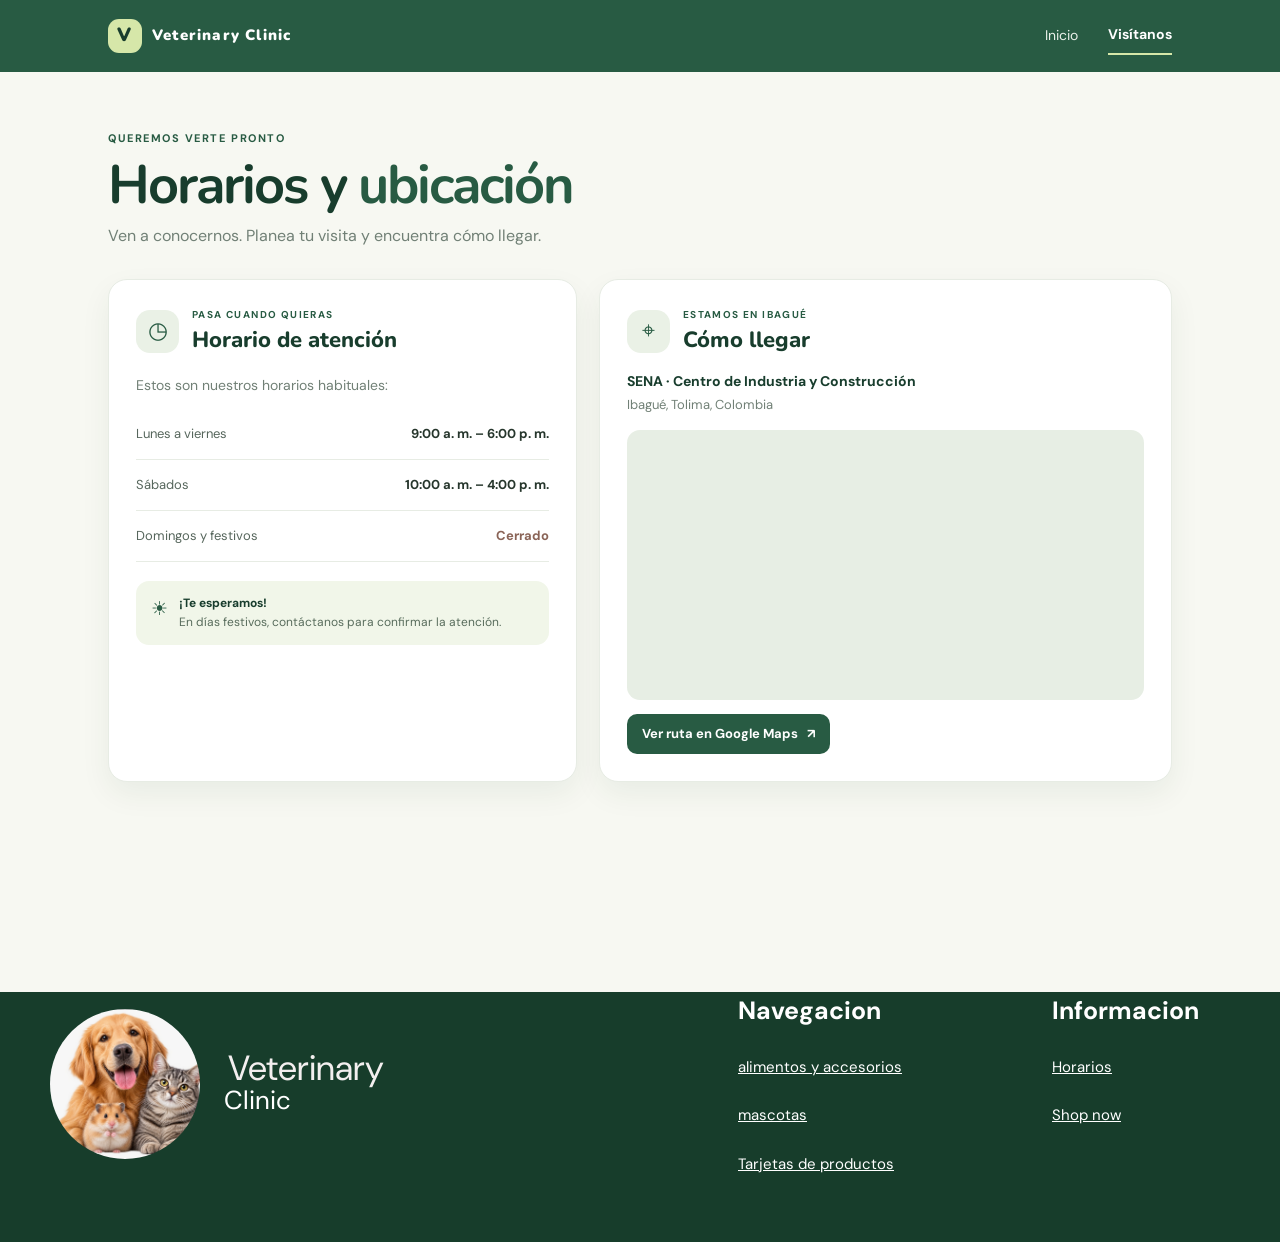
<file: horarios-ubicacion/horarios-ubicacion.html>
<!doctype html>
<html lang="es">
<head>
  <meta charset="utf-8">
  <meta name="viewport" content="width=device-width, initial-scale=1">
  <meta name="theme-color" content="#245b43">
  <title>Horarios y ubicación | Veterinary Clinic </title>
  <link rel="stylesheet" href="estiloshorarios.css">
</head>
<body>
  <header class="site-header">
    <nav class="nav" aria-label="Navegación principal">
      <a class="brand" href="#inicio"><span class="brand-mark">V</span> Veterinary Clinic </a>
      <div class="nav-links"><a href="#inicio">Inicio</a><a class="current" href="#visitanos">Visítanos</a></div>
    </nav>
  </header>
  <main id="inicio">
    <section class="intro">
      <p class="eyebrow">Queremos verte pronto</p>
      <h1>Horarios y <span>ubicación</span></h1>
      <p class="lead">Ven a conocernos. Planea tu visita y encuentra cómo llegar.</p>
    </section>
    <section class="content-grid" id="visitanos">
      <article class="card hours-card">
        <div class="card-heading"><span class="icon">◷</span><div><p class="eyebrow">Pasa cuando quieras</p><h2>Horario de atención</h2></div></div>
        <p class="muted">Estos son nuestros horarios habituales:</p>
        <ul class="hours-list">
          <li><span>Lunes a viernes</span><strong>9:00 a. m. – 6:00 p. m.</strong></li>
          <li><span>Sábados</span><strong>10:00 a. m. – 4:00 p. m.</strong></li>
          <li><span>Domingos y festivos</span><strong class="closed">Cerrado</strong></li>
        </ul>
        <div class="visit-note"><span>☀</span><p><strong>¡Te esperamos!</strong><br>En días festivos, contáctanos para confirmar la atención.</p></div>
      </article>
      <article class="card location-card" id="ubicacion">
        <div class="card-heading"><span class="icon">⌖</span><div><p class="eyebrow">Estamos en Ibagué</p><h2>Cómo llegar</h2></div></div>
        <div class="address"><strong>SENA · Centro de Industria y Construcción</strong><span>Ibagué, Tolima, Colombia</span></div>
        <iframe class="map" title="Mapa del SENA Centro de Industria y Construcción en Ibagué, Tolima" src="https://www.google.com/maps?q=SENA%20Centro%20de%20Industria%20y%20Construcci%C3%B3n%20Ibagu%C3%A9%20Tolima&output=embed" loading="lazy" referrerpolicy="no-referrer-when-downgrade" allowfullscreen></iframe>
        <a class="map-link" href="https://www.google.com/maps/search/?api=1&query=SENA+Centro+de+Industria+y+Construccion+Ibague+Tolima" target="_blank" rel="noopener noreferrer">Ver ruta en Google Maps <span aria-hidden="true">↗</span></a>
      </article>
    </section>
  </main>
  <footer>  <div class="footer">
          <div class="texto_foto_r">
             <img src="footer.png"  class="foto_left"   alt="Usabilidad" >
             <div class="titulo_3">
                <span class="letra_for">Veterinary </span>
                <span class="letra_fur">Clinic</span>
             </div>
               <div class="columnas_texto">
                  <h1 style="color: white;">Navegacion</h1>
                  <p><a href="" style="color: white;">alimentos y accesorios</a></p>
                  <p><a href="" style="color: white;">mascotas</a></p>
                  <p><a href="" style="color: white;">Tarjetas de productos</a></p>
                  <h1 style="color: white;">Informacion</h1>
                  <p><a href="" style="color: white;">Horarios</a></p>
                  <p><a href=""style="color: white;">Shop now</a></p>
               </div>
            </div>
      </div>
    </footer>
</body>
</html>
</file>
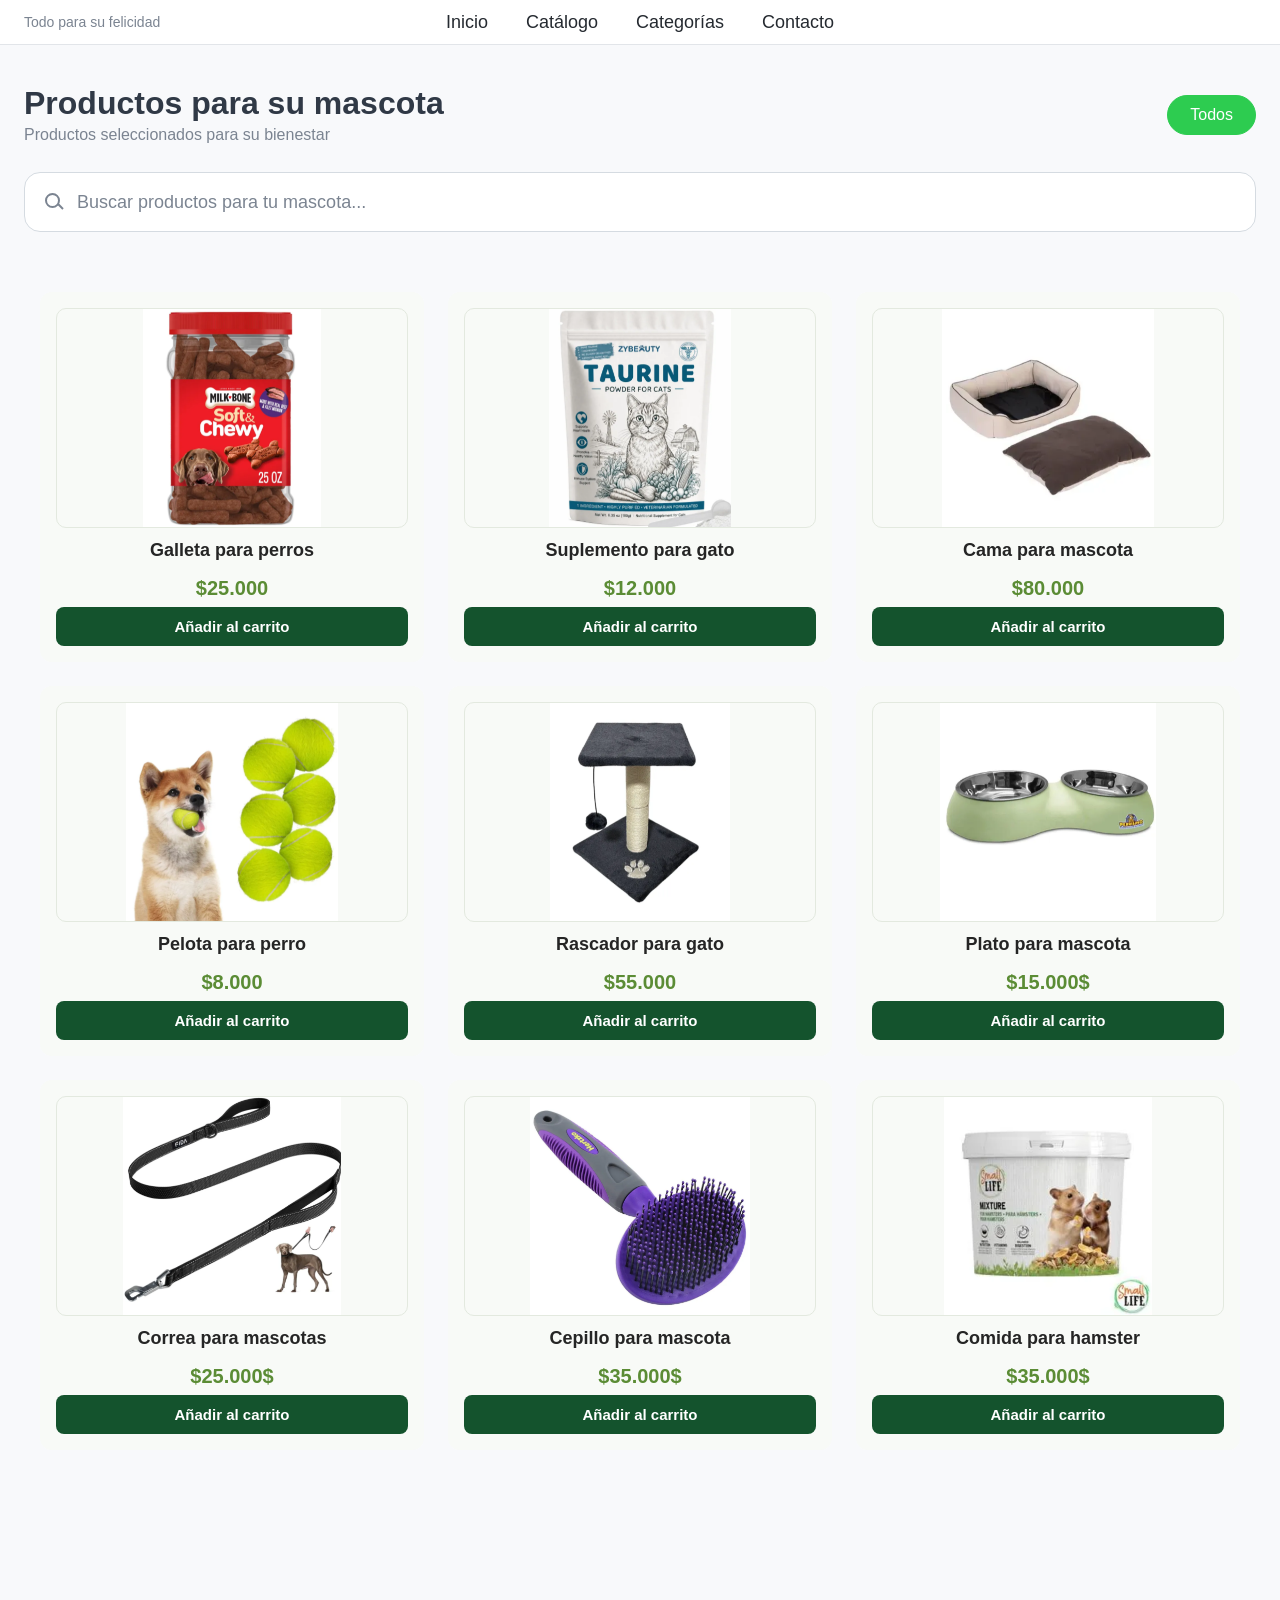
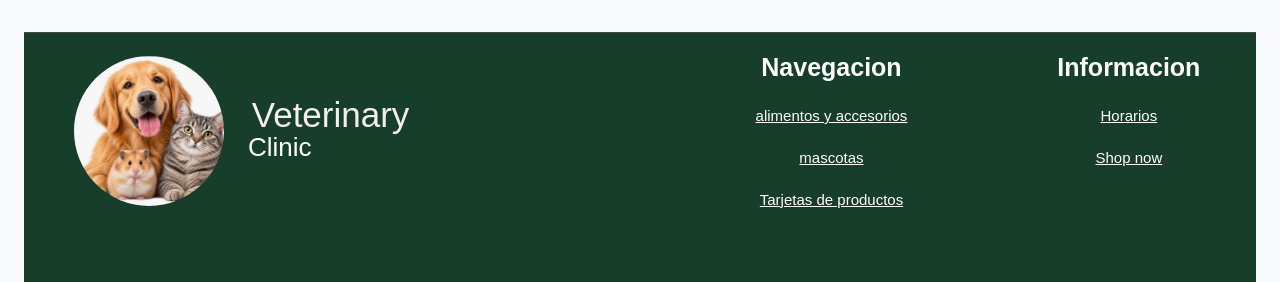
<file: productos/productos.html>
<!DOCTYPE html>
<html lang="es">
<head>
    <meta charset="UTF-8">
    <meta name="viewport" content="width=device-width, initial-scale=1.0">
    <title>Productos para tu mascota | Huellas Pet Shop</title>
    <link rel="stylesheet" href="estiloproductos.css">

</head>
<body class="pagina-catalogo-mascotas">

    <div class="contenedor"> </div>
  <!-- Header Estilo Tienda Moderna -->
    <header class="navbar">
        <div class="nav-container">
            <a href="#inicio" class="logo" aria-label="Huellas Pet Shop, inicio">
                <span class="brand-tagline">Todo para su felicidad</span>
            </a>
            <nav class="nav-links" aria-label="Navegación principal">
                <a href="#inicio">Inicio</a>
                <a href="#content">Catálogo</a>
                <a href="#categorias">Categorías</a>
                <a href="#contacto">Contacto</a>
            </nav>
        </div>
    </header>

    <!-- Contenido Principal -->
    <main id="inicio" class="main-container">

        <!-- Título y Filtros Superiores -->
        <div class="catalog-header">
            <div class="title-area">
                <h2>Productos para su mascota</h2>
                <p>Productos seleccionados para su bienestar</p>
            </div>
            <!-- Filtros rápidos -->
            <div class="filter-buttons">
                <button class="filter-btn active" data-filter="all">Todos</button>
               
            </div>
        </div>

        <!-- Buscador -->
        <div class="search-bar-container">
            <span class="search-icon" aria-hidden="true"></span>
            <input id="buscador-productos" type="search" placeholder="Buscar productos para tu mascota..." aria-label="Buscar productos para tu mascota" autocomplete="off">
        </div>


    <section id="content"> 

        <article class="producto">
            <img src="imagenes/producto1.png" alt="producto para mascotas">
            <h2>Galleta para perros</h2>
            <p class="precio">$25.000</p>
            <button class="btn-carrito" type="button">Añadir al carrito</button>
        </article>

        <article class="producto">
  <img src="imagenes/producto2.png" alt="Juguete para gato">
  <h2>Suplemento para gato </h2>
  <p class="precio">$12.000</p>
  <button class="btn-carrito" type="button">Añadir al carrito</button>
</article>

<article class="producto">
  <img src="imagenes/producto3.png" alt="Cama para mascota">
  <h2>Cama para mascota</h2>
  <p class="precio">$80.000</p>
  <button class="btn-carrito" type="button">Añadir al carrito</button>
</article>

<article class="producto">
  <img src="imagenes/producto4.png" alt="Pelota para perro">
  <h2>Pelota para perro</h2>
  <p class="precio">$8.000</p>
  <button class="btn-carrito" type="button">Añadir al carrito</button>
</article>

<article class="producto">
  <img src="imagenes/producto5.png" alt="Rascador para gato">
  <h2>Rascador para gato</h2>
  <p class="precio">$55.000</p>
  <button class="btn-carrito" type="button">Añadir al carrito</button>
</article>

<article class="producto">
  <img src="imagenes/producto6.png" alt="Plato para mascota">
  <h2>Plato para mascota</h2>
  <p class="precio">$15.000$</p>
  <button class="btn-carrito" type="button">Añadir al carrito</button>
</article>

<article class="producto">
  <img src="imagenes/perro.png" alt="Correo para perro">
  <h2>Correa para mascotas</h2>
  <p class="precio">$25.000$</p>
  <button class="btn-carrito" type="button">Añadir al carrito</button>
</article>

<article class="producto">
  <img src="imagenes/cepillo.png" alt="Cepillo para mascota">
  <h2>Cepillo para mascota</h2>
  <p class="precio">$35.000$</p>
  <button class="btn-carrito" type="button">Añadir al carrito</button>
</article>

<article class="producto">
  <img src="imagenes/hamster.png" alt="Comida para hamster">
  <h2>Comida para hamster</h2>
  <p class="precio">$35.000$</p>
  <button class="btn-carrito" type="button">Añadir al carrito</button>
</article>



            <p id="sin-resultados" class="sin-resultados" hidden>No encontramos productos con esa búsqueda.</p>
    </section>

    <footer id="footer"> 

      <div class="footer">
          <div class="texto_foto_r">
             <img src="imagenes/footer.png"  class="foto_left"   alt="Usabilidad" >
             <div class="titulo_3">
                <span class="letra_for">Veterinary</span>
                <span class="letra_fur">Clinic</span>
             </div>
               <div class="columnas_texto">
                  <h1 style="color: white;">Navegacion</h1>
                  <p><a href="" style="color: white;">alimentos y accesorios</a></p>
                  <p><a href="" style="color: white;">mascotas</a></p>
                  <p><a href="" style="color: white;">Tarjetas de productos</a></p>
                  <h1 style="color: white;">Informacion</h1>
                  <p><a href="" style="color: white;">Horarios</a></p>
                  <p><a href=""style="color: white;">Shop now</a></p>
               </div>
            </div>
      </div>
  </div>

    </footer>


    <script>
    const buscador = document.getElementById("buscador-productos");
    const productos = [...document.querySelectorAll("#content .producto")];
    const mensajeSinResultados = document.getElementById("sin-resultados");

    const normalizarTexto = (texto) => texto
        .toLocaleLowerCase("es")
        .normalize("NFD")
        .replace(/[\u0300-\u036f]/g, "");

    buscador.addEventListener("input", () => {
        const consulta = normalizarTexto(buscador.value.trim());
        let productosVisibles = 0;

        productos.forEach((producto) => {
            const textoProducto = normalizarTexto(
                `${producto.innerText} ${producto.querySelector("img")?.alt || ""}`
            );
            const coincide = textoProducto.includes(consulta);
            producto.hidden = !coincide;
            if (coincide) productosVisibles += 1;
        });

        mensajeSinResultados.hidden = productosVisibles > 0;
    });
</script>
</body>
</html>
</file>
<file: css/styles.css>
/* ==========================================================
   ESTILOS GENERALES (TEMA VERDE #35d64d Y BLANCO)
   ========================================================== */
:root {
    --primary-green: #35d64d;
    --primary-dark: #28a73a;
    --primary-light: #f0fdf4;
    --text-dark: #2d3748;
    --text-muted: #718096;
    --bg-main: #f8fafc;
    --white: #ffffff;
    --shadow: 0 4px 12px rgba(53, 214, 77, 0.1);
}

* {
    margin: 0;
    padding: 0;
    box-sizing: border-box;
    font-family: 'Segoe UI', system-ui, sans-serif;
}

.alimento-accesorio body {
    background-color: var(--bg-main);
    color: var(--text-dark);
}

/* ==========================================================
   NAVBAR
   ========================================================== */
.alimento-accesorio .navbar {
    background-color: var(--white);
    border-bottom: 1px solid #e2e8f0;
    position: sticky;
    top: 0;
    z-index: 100;
}

.alimento-accesorionav-container {
    max-width: 1200px;
    margin: 0 auto;
    padding: 0.8rem 1.5rem;
    display: flex;
    justify-content: space-between;
    align-items: center;
}

.alimento-accesoriologo {
    display: flex;
    align-items: center;
    gap: 0.5rem;
    text-decoration: none;
}

.alimento-accesorioogo-icon {
    font-size: 1.8rem;
    color: var(--primary-green);
}

.alimento-accesorio.brand-name {
    font-size: 1.25rem;
    font-weight: 800;
    color: var(--text-dark);
}

.alimento-accesorio.brand-tagline {
    display: block;
    font-size: 0.7rem;
    color: var(--text-muted);
}

.alimento-accesorio.nav-links {
    display: flex;
    gap: 2rem;
}

.alimento-accesorio.nav-links a {
    text-decoration: none;
    color: var(--text-dark);
    font-weight: 600;
    font-size: 0.95rem;
    transition: color 0.2s;
}

.alimento-accesorio nav-links a:hover {
    color: var(--primary-green);
}

.alimento-accesorio nav-actions {
    display: flex;
    gap: 0.8rem;
    align-items: center;
}

.alimento-accesorio icon-btn, .cart-btn {
    background: transparent;
    border: none;
    font-size: 1.1rem;
    cursor: pointer;
    color: var(--text-dark);
    padding: 0.4rem;
    position: relative;
}

.alimento-accesorio cart-btn {
    background: var(--primary-light);
    color: var(--primary-green);
    width: 38px;
    height: 38px;
    border-radius: 50%;
    display: flex;
    align-items: center;
    justify-content: center;
}

.alimento-accesorio cart-btn .badge {
    position: absolute;
    top: -2px;
    right: -2px;
    background: var(--primary-green);
    color: white;
    font-size: 0.65rem;
    padding: 2px 5px;
    border-radius: 10px;
}

/* ==========================================================
   CONTENEDOR PRINCIPAL Y CABECERA DE CATÁLOGO
   ========================================================== */
.alimento-accesorio main-container {
    max-width: 1200px;
    margin: 2rem auto;
    padding: 0 1.5rem;
}

.alimento-accesorio catalog-header {
    display: flex;
    justify-content: space-between;
    align-items: center;
    flex-wrap: wrap;
    gap: 1rem;
    margin-bottom: 1.5rem;
}

.alimento-accesorio title-area h2 {
    font-size: 1.6rem;
    color: var(--text-dark);
    font-weight: 800;
}

.alimento-accesorio title-area p {
    font-size: 0.9rem;
    color: var(--text-muted);
}

/* Botones de filtro rápido */
.alimento-accesorio filter-buttons {
    display: flex;
    gap: 0.5rem;
}

.alimento-accesorio filter-btn {
    background: var(--white);
    border: 1px solid #cbd5e1;
    padding: 0.4rem 1.2rem;
    border-radius: 20px;
    font-size: 0.85rem;
    font-weight: 600;
    cursor: pointer;
    transition: all 0.2s;
}

.alimento-accesorio filter-btn.active, .filter-btn:hover {
    background-color: var(--primary-green);
    color: white;
    border-color: var(--primary-green);
}

/* Barra de búsqueda */
.alimento-accesorios earch-bar-container {
    position: relative;
    margin-bottom: 2rem;
}

.alimento-accesorio search-bar-container i {
    position: absolute;
    left: 1rem;
    top: 50%;
    transform: translateY(-50%);
    color: var(--text-muted);
}

.alimento-accesorio search-bar-container input {
    width: 100%;
    padding: 0.8rem 1rem 0.8rem 2.8rem;
    border: 1px solid #cbd5e1;
    border-radius: 12px;
    background: var(--white);
    font-size: 0.95rem;
    outline: none;
    transition: border-color 0.2s;
}

.alimento-accesorio search-bar-container input:focus {
    border-color: var(--primary-green);
}

/* ==========================================================
   SECCIONES Y TARJETAS DE PRODUCTOS
   ========================================================== */
.section-group {
    margin-bottom: 2.5rem;
}

.alimento-accesorio category-heading {
    font-size: 1.3rem;
    color: var(--primary-green);
    margin-bottom: 1rem;
    display: flex;
    align-items: center;
    gap: 0.5rem;
    border-bottom: 2px solid var(--primary-light);
    padding-bottom: 0.4rem;
}

.alimento-accesorio product-grid {
    display: grid;
    grid-template-columns: repeat(auto-fill, minmax(250px, 1fr));
    gap: 1.5rem;
}

/* Tarjeta individual */
.alimento-accesorio product-card {
    background: var(--white);
    border: 1px solid #e2e8f0;
    border-radius: 16px;
    padding: 1rem;
    display: flex;
    flex-direction: column;
    justify-content: space-between;
    box-shadow: var(--shadow);
    transition: transform 0.2s ease, box-shadow 0.2s ease;
}

.alimento-accesorioproduct-card:hover {
    transform: translateY(-4px);
    box-shadow: 0 10px 20px rgba(53, 214, 77, 0.15);
}

.alimento-accesorio card-img {
    width: 100%;
    height: 150px;
    border-radius: 10px;
    overflow: hidden;
    background: #f1f5f9;
    margin-bottom: 0.8rem;
}

.alimento-accesorio card-img img {
    width: 100%;
    height: 100%;
    object-fit: cover;
}

.alimento-accesorio product-card h4 {
    font-size: 1rem;
    color: var(--text-dark);
    font-weight: 700;
    margin-bottom: 0.2rem;
}

.alimento-accesoriosubtext {
    font-size: 0.8rem;
    color: var(--text-muted);
    margin-bottom: 0.8rem;
}

.alimento-accesorio price {
    font-size: 1.15rem;
    font-weight: 800;
    color: var(--text-dark);
    margin-bottom: 1rem;
}

/* Botón de compra unificado al verde #35d64d */
.alimento-accesorio btn-cart {
    background-color: var(--primary-green);
    color: var(--white);
    border: none;
    padding: 0.6rem;
    border-radius: 20px;
    font-weight: 700;
    font-size: 0.85rem;
    cursor: pointer;
    display: flex;
    align-items: center;
    justify-content: center;
    gap: 0.4rem;
    transition: background-color 0.2s;
}

.alimento-accesorio btn-cart:hover {
    background-color: var(--primary-dark);
}

/* ==========================================================
   FOOTER
   ========================================================== */
.alimento-accesorio footer {
    background: var(--white);    border-top: 1px solid #e2e8f0;
    text-align: center;
    padding: 1.5rem;
    color: var(--text-muted);
    font-size: 0.85rem;
    margin-top: 3rem;
}

/* ==========================================================
   RESPONSIVE
   ========================================================== */
@media (max-width: 768px) {
    .nav-links {
        display: none;
    }
    .catalog-header {
        flex-direction: column;
        align-items: flex-start;
    }
}


.alimento-accesorio footer{
  width: 100%;
  height: 250px;
  background-color: #173D2B;
  margin-top: 150px;
}                                                                                                                                                                                                                                        .titulo_3{
  display: flex;
  flex-direction: column;          
  line-height: 1.2;                
}
.alimento-accesorio letra_for{
  color: rgb(243, 239, 239);
  font-size: 35px;
  text-align: left;
  padding-left: 10%;
  line-height: 34px;
  white-space: pre;  
}
.alimento-accesorioletra_fur{
  display: flex;
  align-items: center;
  gap: 30px;
  font-size: 26px;
  padding-left: 12PX;
  color: white;
}
.alimento-accesorio letra_fur p{
  margin: 0;
}
.alimento-accesorio texto_foto_r{ 
  display: flex;
  align-items: center;
  gap: 12px;
  margin-top: 50px;
}                                                                                                                                                                                                                                           .columnas_texto {
  display: grid;
  grid-template-rows: repeat(4, auto); 
  grid-auto-flow: column;                
  column-gap: 150px;
  row-gap: 25px;
  align-items: right;
  padding-left: 350px;
}
.alimento-accesoriocolumnas_texto p {
  margin: 0;
  font-size: 15px;
  color: #f6f6f6;
}
.alimento-accesoriocolumnas_texto h1 {
  margin: 0;
  font-size: 25px;
  color: #f6f6f6;
}

.alimento-accesoriofoto_left{
  width: 150px;
  height: 150px;
  border-radius: 50%;
  object-fit: cover;
  margin-left: 50px;
}
</file>
<file: css/style.css>
/* ==================================================
   0. ESTILOS GENERALES DE LA PÁGINA
================================================== */
body {
    margin: 0;
    padding: 0;
    font-family: 'Segoe UI', Tahoma, Geneva, Verdana, sans-serif;
    background-color: #FDFBF7;
    color: #333;
}


/* ==================================================
   1. ENCABEZADO PRINCIPAL (HEADER)
================================================== */
.categoria .site-header {
    display: flex;
    justify-content: space-between;
    align-items: center;
    padding: 15px 40px;
    background-color: #fff;
    border-bottom: 1px solid #eee;
}

.categoria .logo-container h1 {
    margin: 0;
    font-size: 24px;
    color: #D32F2F;
}

.categoria .logo-container p {
    margin: 0;
    font-size: 11px;
    color: #777;
}

.categoria .main-nav a {
    text-decoration: none;
    color: #4A5568;
    margin: 0 15px;
    font-weight: 600;
    font-size: 15px;
}

.categoria .main-nav a.active,
.categoria .main-nav a:hover {
    color: #D32F2F;
}

.categoria .header-actions {
    display: flex;
    gap: 20px;
    font-size: 18px;
    cursor: pointer;
}


/* ==================================================
   2. BANNER PRINCIPAL (HERO SECTION)
================================================== */
.categoria .hero-section {
    display: flex;
    justify-content: space-between;
    align-items: center;
    padding: 50px 60px;
    background: linear-gradient(135deg, #FFE4E6 0%, #E0F2FE 100%);
    border-radius: 0 0 30px 30px;
    margin-bottom: 30px;
}

.categoria .hero-content {
    max-width: 50%;
}

.categoria .hero-content h2 {
    font-size: 42px;
    color: #1A202C;
    margin-bottom: 10px;
}

.categoria .hero-content h2 span {
    color: #D32F2F;
}

.categoria .hero-content p {
    font-size: 18px;
    color: #4A5568;
    margin-bottom: 25px;
}

.categoria .btn-hero {
    display: inline-block;
    background-color: #E91E63;
    color: white;
    padding: 12px 28px;
    border-radius: 30px;
    text-decoration: none;
    font-weight: bold;
    box-shadow: 0 4px 10px rgba(233, 30, 99, 0.3);
    transition: background 0.2s;
}

.categoria .btn-hero:hover {
    background-color: #C2185B;
}

.categoria .hero-image img {
    width: 400px;
    height: 250px;
    object-fit: cover;
    border-radius: 20px;
    box-shadow: 0 10px 25px rgba(0, 0, 0, 0.1);
}


/* ==================================================
   3. BARRA DE BENEFICIOS
================================================== */
.categoria .features-bar {
    display: flex;
    justify-content: space-around;
    background: #fff;
    padding: 20px;
    margin: 0 40px 40px 40px;
    border-radius: 15px;
    border: 1px solid #E2E8F0;
}

.categoria .feature-item {
    display: flex;
    align-items: center;
    gap: 10px;
    font-size: 14px;
    font-weight: 600;
    color: #4A5568;
}

.categoria .feature-item i {
    font-size: 22px;
}


/* ==================================================
   4. SECCIÓN DE CATEGORÍAS DE MASCOTAS
================================================== */
.categoria .categorias-mascotas {
    max-width: 1200px;
    margin: 0 auto 50px auto;
    padding: 0 20px;
    text-align: left;
}

.categoria .categorias-mascotas h2 {
    font-size: 26px;
    color: #1A202C;
    margin-bottom: 5px;
}

.categoria .categorias-mascotas .subtitulo {
    color: #718096;
    font-size: 14px;
    margin-bottom: 25px;
}


/* ==================================================
   5. DISTRIBUCIÓN Y ESTRUCTURA DE LAS TARJETAS
================================================== */
.categoria .contenedor-tarjetas {
    display: grid;
    grid-template-columns: repeat(3, minmax(0, 1fr));
    gap: 20px;
    align-items: stretch;
}

.categoria .tarjeta-cat {
    display: flex;
    flex-direction: column;
    min-width: 0;
    min-height: 40px;
    padding: 20px;
    border-radius: 20px;
    text-align: center;
    box-sizing: border-box;
    transition: transform 0.3s ease;
}

.categoria .tarjeta-cat:hover {
    transform: translateY(-5px);
}


/* ==================================================
   6. IMÁGENES DE LAS TARJETAS DE CATEGORÍAS
================================================== */
.categoria .tarjeta-cat img {
    width: 100%;
    height: 150px;
    object-fit: contain;
    object-position: center;
    border-radius: 12px;
    margin-bottom: 15px;
}


/* ==================================================
   7. TEXTOS DE LAS TARJETAS DE CATEGORÍAS
================================================== */
.categoria .tarjeta-cat h3 {
    font-size: 18px;
    margin-bottom: 10px;
    color: #1A202C;
}

.categoria .tarjeta-cat p {
    font-size: 13px;
    color: #4A5568;
    margin-bottom: 20px;
    line-height: 1.4;
}


/* ==================================================
   8. BOTONES DE LAS TARJETAS DE CATEGORÍAS
================================================== */
.categoria .btn-cat {
    display: inline-block;
    padding: 8px 20px;
    border-radius: 30px;
    text-decoration: none;
    font-weight: bold;
    font-size: 13px;
    margin-top: auto;
}


/* ==================================================
   9. COLORES PASTEL DE LAS CATEGORÍAS
================================================== */
.categoria .tarjeta-cat.perros {
    background-color: #FFF2D6;
}

.categoria .tarjeta-cat.perros .btn-cat {
    background-color: #FFC107;
    color: #333;
}

.categoria .tarjeta-cat.gatos {
    background-color: #F3E8FF;
}

.categoria .tarjeta-cat.gatos .btn-cat {
    background-color: #A855F7;
    color: #FFF;
}

.categoria .tarjeta-cat.otras {
    background-color: #DCFCE7;
}

.categoria .tarjeta-cat.otras .btn-cat {
    background-color: #22C55E;
    color: #FFF;
}


/* ==================================================
   10. ICONOS Y AJUSTES DE IMÁGENES
================================================== */
.categoria .perro {
    width: 30px;
    float: left;
}

.categoria .tarjeta-cat.gatos img {
    transform: translateY(20px);
}

.categoria .tarjeta-cat.otras img {
    transform: translateY(20px);
}


/* ==================================================
   11. ENCABEZADO Y NAVEGACIÓN MODERNA
================================================== */
.categoria .navbar {
    position: sticky;
    top: 0;
    z-index: 100;
    width: 100%;
    min-height: 45px;
    padding: 0;
    text-align: left;
    background-color: #ffffff;
    border-bottom: 1px solid #e2e5e9;
}

.categoria .nav-container {
    width: 100%;
    min-height: 44px;
    margin: 0;
    padding: 0 24px;
    display: grid;
    grid-template-columns: 1fr auto 1fr;
    align-items: center;
}

.categoria .logo {
    grid-column: 1;
    justify-self: start;
    color: inherit;
    text-decoration: none;
}

.categoria .brand-tagline {
    display: block;
    color: #7b8491;
    font-size: 14px;
    font-weight: 400;
}

.categoria .nav-links {
    grid-column: 2;
    display: flex;
    align-items: center;
    justify-content: center;
    gap: 38px;
}

.categoria .nav-links a {
    color: #252a30;
    font-size: 18px;
    font-weight: 500;
    text-decoration: none;
    transition: color 0.2s ease;
}

.categoria .nav-links a:hover,
.categoria .nav-links a:focus-visible {
    color: #14532d;
}

.categoria .nav-links a:focus-visible,
.categoria .logo:focus-visible {
    outline: 2px solid #35d64d;
    outline-offset: 4px;
}


/* ==================================================
   12. CATÁLOGO, BUSCADOR Y CONTENEDOR GENERAL
================================================== */
.categoria .contenedor {
    max-width: 1200px;
    margin: 0 auto;
    width: 100%;
    box-sizing: border-box;
}

.categoria .main-container {
    min-height: auto;
    padding: 40px 24px;
    background-color: #f8f9fb;
}

.categoria .catalog-header {
    display: flex;
    align-items: center;
    justify-content: space-between;
    gap: 24px;
    margin: 0 auto 28px;
}

.categoria .title-area h2 {
    margin: 0;
    color: #303946;
    font-size: 32px;
    font-weight: 700;
}

.categoria .title-area p {
    margin: 4px 0 0;
    color: #7b8491;
    font-size: 16px;
}

.categoria .filter-buttons {
    display: flex;
    align-items: center;
    gap: 10px;
}

.categoria .filter-btn {
    padding: 10px 22px;
    border: 1px solid #d5dbe1;
    border-radius: 24px;
    background: #ffffff;
    color: #20252b;
    font-size: 16px;
    cursor: pointer;
}

.categoria .filter-btn.active {
    border-color: #2dcc50;
    background: #2dcc50;
    color: #ffffff;
}


/* ==================================================
   13. PIE DE PÁGINA (BZOPETS FOOTER)
================================================== */
.categoria .footer {
    width: 100%;
    min-height: 250px;
    background-color: #173D2B;
    margin-top: 150px;
    padding: 40px 0;
    box-sizing: border-box;
}

.categoria .texto_foto_r { 
    display: flex;
    align-items: center;
    justify-content: space-around;
    flex-wrap: wrap;
    gap: 30px;
    max-width: 1200px;
    margin: 0 auto;
    padding: 0 20px;
}

.categoria .foto_left {
    width: 150px;
    height: 150px;
    border-radius: 50%;
    object-fit: cover;
}

.categoria .titulo_3 {
    display: flex;
    flex-direction: column;           
    line-height: 1.2;                
}

.categoria .letra_for {
    color: rgb(243, 239, 239);
    font-size: 35px;
    text-align: left;
    line-height: 34px;
    white-space: pre;  
}

.categoria .letra_fur {
    display: flex;
    align-items: center;
    gap: 10px;
    font-size: 26px;
    color: white;
    margin: 0;
}

.categoria .columnas_texto {
    display: grid;
    grid-template-rows: repeat(4, auto); 
    grid-auto-flow: column;                
    column-gap: 80px;
    row-gap: 15px;
    align-items: end;
}

.categoria .columnas_texto h1 {
    margin: 0;
    font-size: 25px;
    color: #ffffff;
}

.categoria .columnas_texto p {
    margin: 0;
    font-size: 15px;
}

.categoria .columnas_texto a {
    color: #f6f6f6;
    text-decoration: none;
}

.categoria .columnas_texto a:hover {
    text-decoration: underline;
}

@media (max-width: 760px) {
    .categoria .texto_foto_r {
        flex-direction: column;
        align-items: center;
        text-align: center;
    }

    .categoria .columnas_texto {
        grid-auto-flow: row;
        column-gap: 0;
        align-items: center;
    }
}
</file>
<file: horarios-ubicacion/estiloshorarios.css>
@import url('https://fonts.googleapis.com/css2?family=DM+Sans:wght@400;500;600;700&family=Nunito:wght@700;800;900&display=swap');

:root {
  --green: #285b43;
  --green-dark: #183d2d;
  --green-light: #eaf1e6;
  --lime: #d6e7a9;
  --cream: #f7f8f2;
  --ink: #26362c;
  --muted: #718076;
  --line: #e7ece4;
  --white: #fff;
}

* {
  box-sizing: border-box;
}

html {
  scroll-behavior: smooth;
}

body {
  margin: 0;
  background: var(--cream);
  color: var(--ink);
  font-family: 'DM Sans', Arial, sans-serif;
  font-size: 15px;
  line-height: 1.55;
}

.site-header {
  background: var(--green);
  color: white;
}

.nav {
  max-width: 1120px;
  margin: auto;
  padding: 17px 28px;
  display: flex;
  align-items: center;
  justify-content: space-between;
}

.brand {
  display: flex;
  align-items: center;
  gap: 10px;
  color: #fff;
  text-decoration: none;
  font-family: 'Nunito', sans-serif;
  font-weight: 900;
  letter-spacing: .08em;
}

.brand-mark {
  width: 34px;
  height: 34px;
  border-radius: 11px;
  background: var(--lime);
  color: var(--green-dark);
  display: grid;
  place-items: center;
  font-size: 19px;
}

.nav-links {
  display: flex;
  align-items: center;
  gap: 30px;
}

.nav-links a {
  color: #e9f0e9;
  text-decoration: none;
  font-size: 14px;
}

.nav-links .current {
  color: #fff;
  font-weight: 700;
  border-bottom: 2px solid var(--lime);
  padding: 7px 0;
}

.intro,
.content-grid {
  max-width: 1120px;
  margin: auto;
}

.intro {
  padding: 58px 28px 30px;
}

.eyebrow {
  margin: 0;
  color: var(--green);
  font-size: 11px;
  font-weight: 700;
  letter-spacing: .14em;
  text-transform: uppercase;
}

.intro h1 {
  margin: 9px 0 10px;
  color: var(--green-dark);
  font-family: 'Nunito', sans-serif;
  font-size: clamp(38px, 5vw, 54px);
  line-height: 1.08;
  letter-spacing: -.04em;
}

.intro h1 span {
  color: var(--green);
}

.lead {
  margin: 0;
  max-width: 560px;
  color: var(--muted);
  font-size: 16px;
}

.content-grid {
  padding: 0 28px 60px;
  display: grid;
  grid-template-columns: .9fr 1.1fr;
  gap: 22px;
  align-items: stretch;
}

.card {
  background: var(--white);
  border: 1px solid var(--line);
  border-radius: 19px;
  padding: 27px;
  box-shadow: 0 12px 30px #163b2610;
}

.card-heading {
  display: flex;
  align-items: center;
  gap: 13px;
  margin-bottom: 20px;
}

.icon {
  width: 43px;
  height: 43px;
  border-radius: 14px;
  background: var(--green-light);
  color: var(--green);
  display: grid;
  place-items: center;
  font-size: 23px;
}

.card-heading .eyebrow {
  font-size: 10px;
}

.card h2 {
  margin: 3px 0 0;
  color: var(--green-dark);
  font: 800 22px 'Nunito', sans-serif;
}

.muted {
  margin: 0 0 12px;
  color: var(--muted);
  font-size: 14px;
}

.hours-list {
  list-style: none;
  margin: 0;
  padding: 0;
}

.hours-list li {
  display: flex;
  justify-content: space-between;
  gap: 14px;
  padding: 15px 0;
  border-bottom: 1px solid var(--line);
  font-size: 13px;
}

.hours-list li span {
  color: #56665c;
}

.hours-list li strong {
  font-weight: 700;
  text-align: right;
}

.closed {
  color: #8a6457;
}

.visit-note {
  display: flex;
  gap: 11px;
  align-items: flex-start;
  background: #f1f6e9;
  border-radius: 13px;
  padding: 13px 15px;
  margin-top: 19px;
  color: var(--green);
}

.visit-note > span {
  font-size: 19px;
}

.visit-note p {
  font-size: 12px;
  margin: 0;
  color: #586c5c;
}

.visit-note strong {
  color: var(--green-dark);
}

.address {
  margin: -4px 0 15px;
  display: grid;
  gap: 2px;
}

.address strong {
  font-size: 14px;
  color: var(--green-dark);
}

.address span {
  font-size: 13px;
  color: var(--muted);
}

.map {
  display: block;
  width: 100%;
  height: 270px;
  border: 0;
  border-radius: 13px;
  background: #e7eee4;
}

.map-link {
  display: inline-flex;
  align-items: center;
  gap: 9px;
  margin-top: 14px;
  padding: 10px 15px;
  border-radius: 10px;
  background: var(--green);
  color: #fff;
  text-decoration: none;
  font-size: 13px;
  font-weight: 700;
  transition: background .2s;
}

.map-link:hover {
  background: var(--green-dark);
}

.footer{
  width: 100%;
  height: 250px;
  background-color: #173D2B;
  margin-top: 150px;
}                                                                                                                                                                                                                                        .titulo_3{
  display: flex;
  flex-direction: column;          
  line-height: 1.2;                
}
.letra_for{
  color: rgb(243, 239, 239);
  font-size: 35px;
  text-align: left;
  padding-left: 10%;
  line-height: 34px;
  white-space: pre;  
}
.letra_fur{
  display: flex;
  align-items: center;
  gap: 30px;
  font-size: 26px;
  padding-left: 12PX;
  color: white;
}
.letra_fur p{
  margin: 0;
}
.texto_foto_r{ 
  display: flex;
  align-items: center;
  gap: 12px;
  margin-top: 50px;
}                                                                                                                                                                                                                                           .columnas_texto {
  display: grid;
  grid-template-rows: repeat(4, auto); 
  grid-auto-flow: column;                
  column-gap: 150px;
  row-gap: 25px;
  align-items: right;
  padding-left: 350px;
}
.columnas_texto p {
  margin: 0;
  font-size: 15px;
  color: #f6f6f6;
}
.columnas_texto h1 {
  margin: 0;
  font-size: 25px;
  color: #f6f6f6;
}

.foto_left{
  width: 150px;
  height: 150px;
  border-radius: 50%;
  object-fit: cover;
  margin-left: 50px;
}
</file>
<file: productos/estiloproductos.css>
body.pagina-catalogo-mascotas, body.pagina-catalogo-mascotas * {

    box-sizing: border-box;

}
body.pagina-catalogo-mascotas {

    margin: 0;
    font-family: Arial, Helvetica, sans-serif;
    background-color: #cbeeb4;
    color: #252525;


}
.pagina-catalogo-mascotas .contenedor {

    width: 92%;
    max-width: 1200px;
    margin: 0 auto;


}
.pagina-catalogo-mascotas #content {
    display: grid;
    width: 92%;
    max-width: 1200px;
    margin: 0 auto;
    grid-template-columns: repeat(3, minmax(0, 1fr));
    gap: 24px;
    padding: 32px 0;


}
.pagina-catalogo-mascotas .producto {

    background-color: rgb(248, 250, 247);
    border-radius: 12px;
    padding: 16px;
    text-align: center;
    min-height: 370px;
    display: flex;
    flex-direction: column;


}
.pagina-catalogo-mascotas .producto img {
  width: 100%;
  height: 220px;
  object-fit: contain;
  display: block;
  margin: 0 auto;
  border-radius: 10px;
  border: 1px solid #e3e9df;

}
.pagina-catalogo-mascotas .producto-ilustracion {
  width: 100%;
  height: 220px;
  display: grid;
  place-items: center;
  background-color: #e5f8e8;
  border-radius: 10px;
  border: 1px solid #35d64d;
  font-size: 88px;

}
.pagina-catalogo-mascotas .producto h2 {
    margin: 12px 0 8px;
    font-size: 18px;

}
.pagina-catalogo-mascotas .precio {

    color: #5b8c35;
    font-size: 20px;
    font-weight: bold;
    margin: 8px 0 0;


}
.pagina-catalogo-mascotas .btn-carrito {
    width: 100%;
    margin-top: auto;
    padding: 11px 10px;
    border: 0;
    border-radius: 8px;
    background-color: #14532d;
    color: #ffffff;
    font-size: 15px;
    font-weight: bold;
    cursor: pointer;
    transition: background-color 0.2s ease, transform 0.2s ease;

}
.pagina-catalogo-mascotas .btn-carrito:hover {
    background-color: #0f3f22;
    transform: translateY(-2px);

}
.pagina-catalogo-mascotas .btn-carrito:focus-visible {
    outline: 3px solid #35d64d;
    outline-offset: 3px;

}
.pagina-catalogo-mascotas header {

    padding: 128px 0 32px;
    text-align: center;
    background-color: #35d64d;
    


}
.pagina-catalogo-mascotas header h1 {
    margin: 0 ;
    color: #fafbfa;
    font-size: 32px;
    font-size: 60px;
    


}
.pagina-catalogo-mascotas header p {

    margin: 8px 0 0;
    color: #f9f8f8;
    font-size: 30px;

}
.pagina-catalogo-mascotas .icono-marca {

    width: 44px;
    height: 44px;
    display: grid;
    place-items: center;
    border-radius: 50%;
    background-color: #b0efbb;
    font-size: 24px;
    border: 2px 4;
    

}
.pagina-catalogo-mascotas .texto-marca {
    display: flex;
    flex-direction: column;
    gap: 2px;

}
.pagina-catalogo-mascotas .texto-marca strong {
    font-size: 20px;
    color: #1cdf6a;

}
.pagina-catalogo-mascotas .texto-marca small {
    color: #0e721d;
    font-size: 15px;
    font-weight: bold;
    letter-spacing: 1.5px;

}
.pagina-catalogo-mascotas /* pasar el cursor */

.producto:hover {


    box-shadow: 0 10px 20px rgba(0,0,0,0.12);

}
.pagina-catalogo-mascotas /* Encabezado y navegación con el diseño de referencia */
.navbar {

    position: sticky;
    top: 0;
    z-index: 100;
    width: 100%;
    min-height: 45px;
    padding: 0;
    text-align: left;
    background-color: #ffffff;
    border-bottom: 1px solid #e2e5e9;

}
.pagina-catalogo-mascotas .nav-container {

    width: 100%;
    min-height: 44px;
    margin: 0;
    padding: 0 24px;
    display: grid;
    grid-template-columns: 1fr auto 1fr;
    align-items: center;

}
.pagina-catalogo-mascotas .logo {

    grid-column: 1;
    justify-self: start;
    color: inherit;
    text-decoration: none;

}
.pagina-catalogo-mascotas .brand-tagline {

    display: block;
    color: #7b8491;
    font-size: 14px;
    font-weight: 400;

}
.pagina-catalogo-mascotas .nav-links {

    grid-column: 2;
    display: flex;
    align-items: center;
    justify-content: center;
    gap: 38px;

}
.pagina-catalogo-mascotas .nav-links a {

    color: #252a30;
    font-size: 18px;
    font-weight: 500;
    text-decoration: none;
    transition: color 0.2s ease;

}
.pagina-catalogo-mascotas .nav-links a:hover, .pagina-catalogo-mascotas .nav-links a:focus-visible {
    color: #14532d;

}
.pagina-catalogo-mascotas .nav-links a:focus-visible, .pagina-catalogo-mascotas .logo:focus-visible {

    outline: 2px solid #35d64d;
    outline-offset: 4px;

}


@media (max-width: 640px) {
.pagina-catalogo-mascotas .nav-container {

        grid-template-columns: 1fr;
        gap: 10px;
        padding: 12px 16px;
    
}
.pagina-catalogo-mascotas .logo, .pagina-catalogo-mascotas .nav-links {

        grid-column: 1;
        justify-self: center;
    
}
.pagina-catalogo-mascotas .nav-links {

        flex-wrap: wrap;
        gap: 10px 22px;
    
}
.pagina-catalogo-mascotas .nav-links a {

        font-size: 16px;
    
}


}
.pagina-catalogo-mascotas /* Catálogo y buscador */
.main-container {

    min-height: 75vh;
    padding: 40px 24px 0;
    background-color: #f8f9fb;

}
.pagina-catalogo-mascotas .catalog-header {

    display: flex;
    align-items: center;
    justify-content: space-between;
    gap: 24px;
    margin: 0 auto 28px;

}
.pagina-catalogo-mascotas .title-area h2 {

    margin: 0;
    color: #303946;
    font-size: 32px;
    font-weight: 700;

}
.pagina-catalogo-mascotas .title-area p {

    margin: 4px 0 0;
    color: #7b8491;
    font-size: 16px;

}
.pagina-catalogo-mascotas .filter-buttons {

    display: flex;
    align-items: center;
    gap: 10px;

}
.pagina-catalogo-mascotas .filter-btn {

    padding: 10px 22px;
    border: 1px solid #d5dbe1;
    border-radius: 24px;
    background: #ffffff;
    color: #20252b;
    font-size: 16px;
    cursor: pointer;

}
.pagina-catalogo-mascotas .filter-btn.active {

    border-color: #2dcc50;
    background: #2dcc50;
    color: #ffffff;

}
.pagina-catalogo-mascotas .search-bar-container {

    display: flex;
    align-items: center;
    gap: 14px;
    width: 100%;
    height: 60px;
    margin: 0 auto 28px;
    padding: 0 20px;
    border: 1px solid #d5dbe1;
    border-radius: 16px;
    background: #ffffff;

}
.pagina-catalogo-mascotas .search-icon {

    position: relative;
    display: inline-block;
    flex: 0 0 18px;
    width: 18px;
    height: 18px;

}
.pagina-catalogo-mascotas .search-icon::before {

    position: absolute;
    top: 0;
    left: 0;
    width: 11px;
    height: 11px;
    border: 2px solid #7b8491;
    border-radius: 50%;
    content: "";

}
.pagina-catalogo-mascotas .search-icon::after {

    position: absolute;
    right: 0;
    bottom: 1px;
    width: 7px;
    height: 2px;
    background: #7b8491;
    content: "";
    transform: rotate(45deg);
    transform-origin: right center;

}
.pagina-catalogo-mascotas .search-bar-container input {

    flex: 1;
    min-width: 0;
    height: 100%;
    padding: 0;
    border: 0;
    outline: 0;
    background: transparent;
    color: #252a30;
    font: inherit;
    font-size: 18px;

}
.pagina-catalogo-mascotas .search-bar-container input::placeholder {

    color: #7b8491;
    opacity: 1;

}
.pagina-catalogo-mascotas .search-bar-container:focus-within {

    border-color: #aab4bf;

}
.pagina-catalogo-mascotas #content {

    width: 100%;

}
.pagina-catalogo-mascotas .producto[hidden] {

    display: none;

}
.pagina-catalogo-mascotas .sin-resultados {

    margin: 0;
    padding: 24px 0;
    color: #7b8491;
    text-align: center;

}


@media (max-width: 760px) {
.pagina-catalogo-mascotas .main-container {

        padding: 28px 16px 0;
    
}
.pagina-catalogo-mascotas .catalog-header {

        align-items: flex-start;
        flex-direction: column;
    
}
.pagina-catalogo-mascotas .title-area h2 {

        font-size: 26px;
    
}
.pagina-catalogo-mascotas .filter-buttons {

        flex-wrap: wrap;
    
}


}
.pagina-catalogo-mascotas /* footer */ 

.footer {

  width: 100%;
  height: 250px;
  background-color: #173D2B;
  margin-top: 150px;
   text-align: center;
    color: #000000;
    border-top: 1px solid #464746;

}
.pagina-catalogo-mascotas .titulo_3 {

  display: flex;
  flex-direction: column;          
  line-height: 1.2;                

}
.pagina-catalogo-mascotas .letra_for {

  color: rgb(243, 239, 239);
  font-size: 35px;
  text-align: left;
  padding-left: 10%;
  line-height: 34px;
  white-space: pre;  

}
.pagina-catalogo-mascotas .letra_fur {

  display: flex;
  align-items: center;
  gap: 30px;
  font-size: 26px;
  padding-left: 12PX;
  color: white;

}
.pagina-catalogo-mascotas .letra_fur p {

  margin: 0;

}
.pagina-catalogo-mascotas .texto_foto_r {
 
  display: flex;
  align-items: center;
  gap: 12px;
  margin-top: 20px;

}
.pagina-catalogo-mascotas .columnas_texto {

  display: grid;
  grid-template-rows: repeat(4, auto); 
  grid-auto-flow: column;                
  column-gap: 150px;
  row-gap: 25px;
  align-items: right;
  padding-left: 350px;

}
.pagina-catalogo-mascotas .columnas_texto p {

  margin: 0;
  font-size: 15px;
  color: #f6f6f6;

}
.pagina-catalogo-mascotas .columnas_texto h1 {

  margin: 0;
  font-size: 25px;
  color: #f6f6f6;

}
.pagina-catalogo-mascotas .foto_left {

  width: 150px;
  height: 150px;
  border-radius: 50%;
  object-fit: cover;
  margin-left: 50px;

}
</file>
